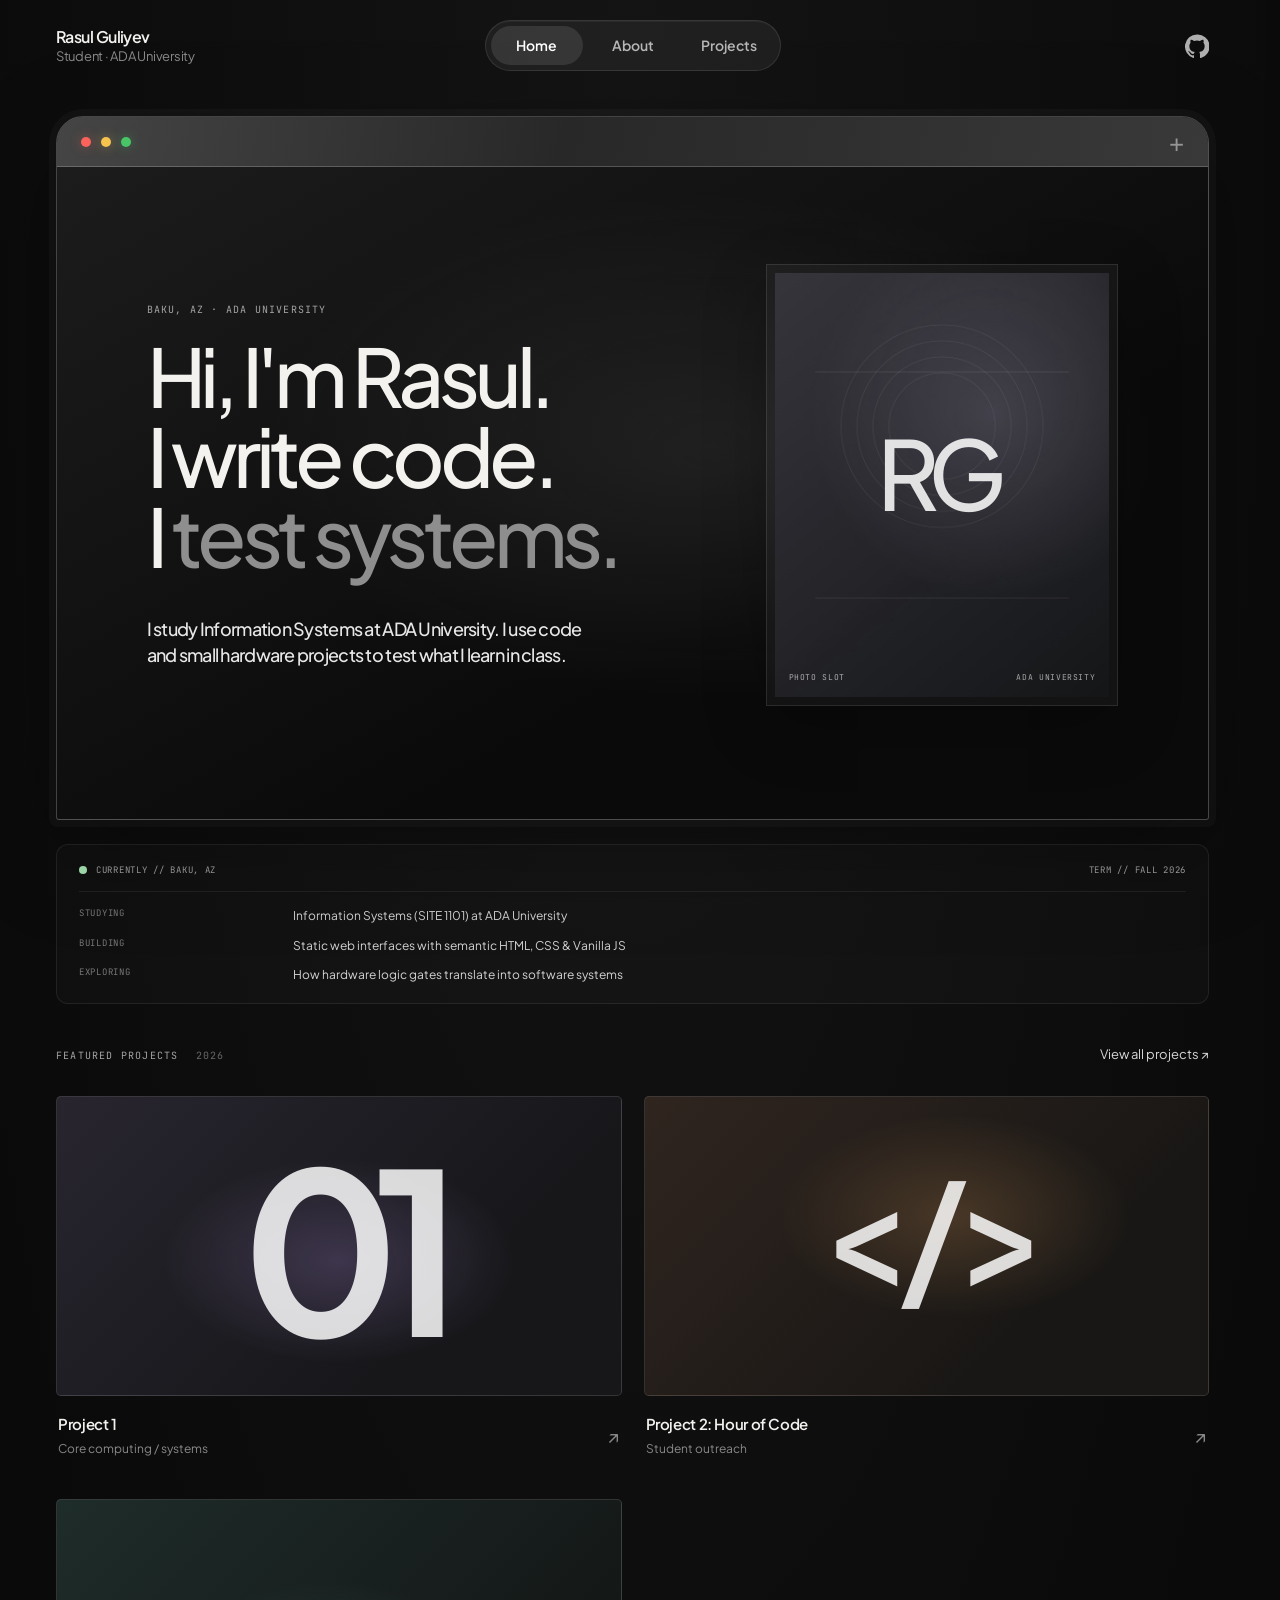
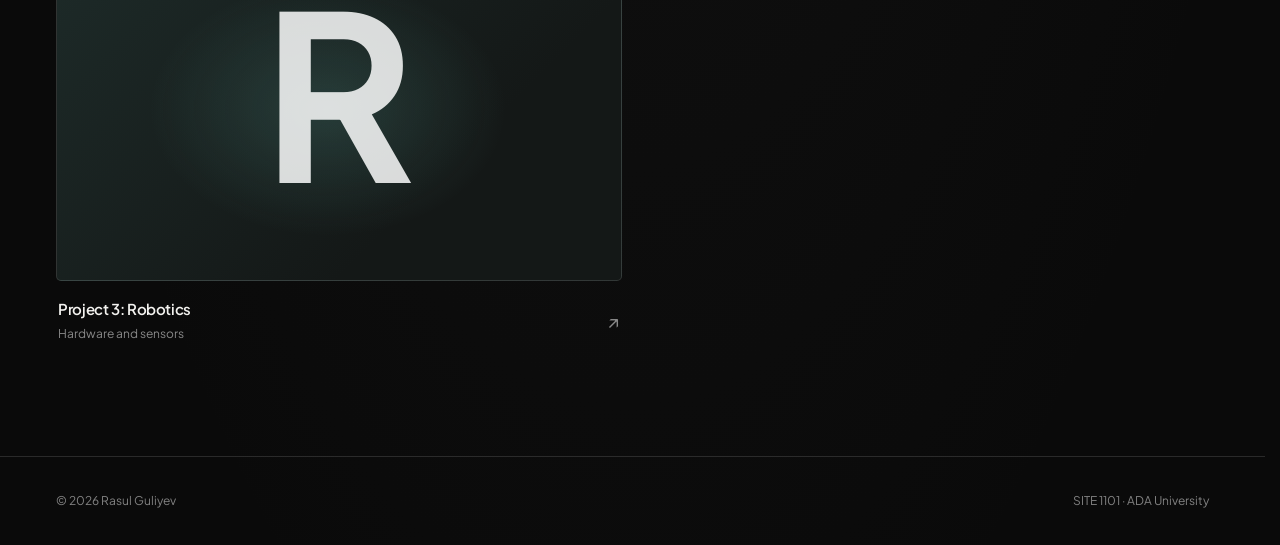
<file: index.html>
<!DOCTYPE html>
<html lang="en">
<head>
  <meta charset="UTF-8">
  <meta name="viewport" content="width=device-width, initial-scale=1.0">
  <title>Rasul Guliyev | Home</title>
  <link rel="preconnect" href="https://fonts.googleapis.com">
  <link rel="preconnect" href="https://fonts.gstatic.com" crossorigin>
  <link href="https://fonts.googleapis.com/css2?family=JetBrains+Mono:wght@400;500&family=Plus+Jakarta+Sans:wght@400;500;600;700&display=swap" rel="stylesheet">
  <link rel="stylesheet" href="css/style.css?v=20261121">
  <script src="js/script.js?v=20261121" defer></script>
</head>
<body class="home-page">

  <header class="site-header">
    <a class="brand" href="index.html">
      <span class="brand-name">Rasul Guliyev</span>
      <span class="brand-role">Student · ADA University</span>
    </a>
    <nav class="site-nav" aria-label="Main navigation">
      <span class="nav-pill" aria-hidden="true"></span>
      <a class="nav-link active" href="index.html#intro" aria-current="page">Home</a>
      <a class="nav-link" href="about.html#about-intro">About</a>
      <a class="nav-link" href="projects.html#projects-intro">Projects</a>
    </nav>
    <div class="header-links">
      <a class="github-link" href="https://github.com/Raasull/Personal-Website" aria-label="GitHub repository" target="_blank" rel="noopener noreferrer">
        <svg class="github-icon" viewBox="0 0 24 24" aria-hidden="true" focusable="false">
          <path d="M12 .5a12 12 0 0 0-3.79 23.39c.6.11.82-.26.82-.58v-2.03c-3.34.73-4.04-1.42-4.04-1.42-.55-1.39-1.33-1.76-1.33-1.76-1.09-.75.08-.73.08-.73 1.2.08 1.84 1.23 1.84 1.23 1.07 1.84 2.81 1.31 3.49 1 .11-.78.42-1.31.76-1.61-2.67-.3-5.47-1.33-5.47-5.92 0-1.31.47-2.38 1.23-3.22-.12-.3-.54-1.52.12-3.17 0 0 1.01-.32 3.3 1.23a11.5 11.5 0 0 1 6 0c2.29-1.55 3.29-1.23 3.29-1.23.66 1.65.24 2.87.12 3.17.77.84 1.23 1.91 1.23 3.22 0 4.6-2.8 5.62-5.48 5.92.43.37.81 1.1.81 2.21v3.28c0 .32.22.69.83.57A12 12 0 0 0 12 .5Z"/>
        </svg>
      </a>
    </div>
  </header>

  <main class="page-shell home-shell">
    <section id="intro" class="hero-window" data-reveal>
      <div class="window-bar" aria-hidden="true">
        <span class="window-dot dot-red"></span>
        <span class="window-dot dot-yellow"></span>
        <span class="window-dot dot-green"></span>
        <span class="window-mark">+</span>
      </div>
      <div class="hero-content">
        <div class="hero-copy">
          <div class="hero-title-wrap">
            <p class="eyebrow">Baku, AZ · ADA University</p>
            <h1>Hi, I'm Rasul.<br>I write code.<br>I <span>test systems.</span></h1>
          </div>
          <p class="hero-summary">I study Information Systems at ADA University. I use code and small hardware projects to test what I learn in class.</p>
        </div>
        <figure class="profile-frame" data-reveal>
          <img class="profile-photo" src="assets/images/profile.jpg" alt="Abstract placeholder portrait for Rasul Guliyev" width="720" height="900">
          <span class="profile-monogram" aria-hidden="true">RG</span>
          <figcaption><span>PHOTO SLOT</span><span>ADA UNIVERSITY</span></figcaption>
        </figure>
      </div>
    </section>

    <section class="status-card" aria-label="Current status">
      <div class="status-card-header">
        <p><span class="status-dot" aria-hidden="true"></span>CURRENTLY // BAKU, AZ</p>
        <p>TERM // FALL 2026</p>
      </div>
      <dl class="status-rows">
        <div class="status-row">
          <dt>STUDYING</dt>
          <dd>Information Systems (SITE 1101) at ADA University</dd>
        </div>
        <div class="status-row">
          <dt>BUILDING</dt>
          <dd>Static web interfaces with semantic HTML, CSS &amp; Vanilla JS</dd>
        </div>
        <div class="status-row">
          <dt>EXPLORING</dt>
          <dd>How hardware logic gates translate into software systems</dd>
        </div>
      </dl>
    </section>

    <section id="featured-projects" class="work-section" data-reveal>
      <div class="section-heading">
        <p class="eyebrow">Featured projects <span>2026</span></p>
        <a class="text-link" href="projects.html">View all projects <span aria-hidden="true">↗</span></a>
      </div>
      <div class="work-list">
        <a class="work-card work-one" href="project-1.html" data-reveal>
          <span class="work-image" aria-hidden="true"><span class="work-art art-one">01</span></span>
          <span class="work-caption"><span><strong>Project 1</strong><small>Core computing / systems</small></span><span class="work-arrow" aria-hidden="true">↗</span></span>
        </a>
        <a class="work-card work-two" href="project-2.html" data-reveal>
          <span class="work-image" aria-hidden="true"><span class="work-art art-two">&lt;/&gt;</span></span>
          <span class="work-caption"><span><strong>Project 2: Hour of Code</strong><small>Student outreach</small></span><span class="work-arrow" aria-hidden="true">↗</span></span>
        </a>
        <a class="work-card work-three" href="project-3.html" data-reveal>
          <span class="work-image" aria-hidden="true"><span class="work-art art-three">R</span></span>
          <span class="work-caption"><span><strong>Project 3: Robotics</strong><small>Hardware and sensors</small></span><span class="work-arrow" aria-hidden="true">↗</span></span>
        </a>
      </div>
    </section>
  </main>

  <footer class="site-footer">
    <div class="footer-inner">
      <span>&copy; 2026 Rasul Guliyev</span>
      <span>SITE 1101 · ADA University</span>
    </div>
  </footer>

</body>
</html>
</file>
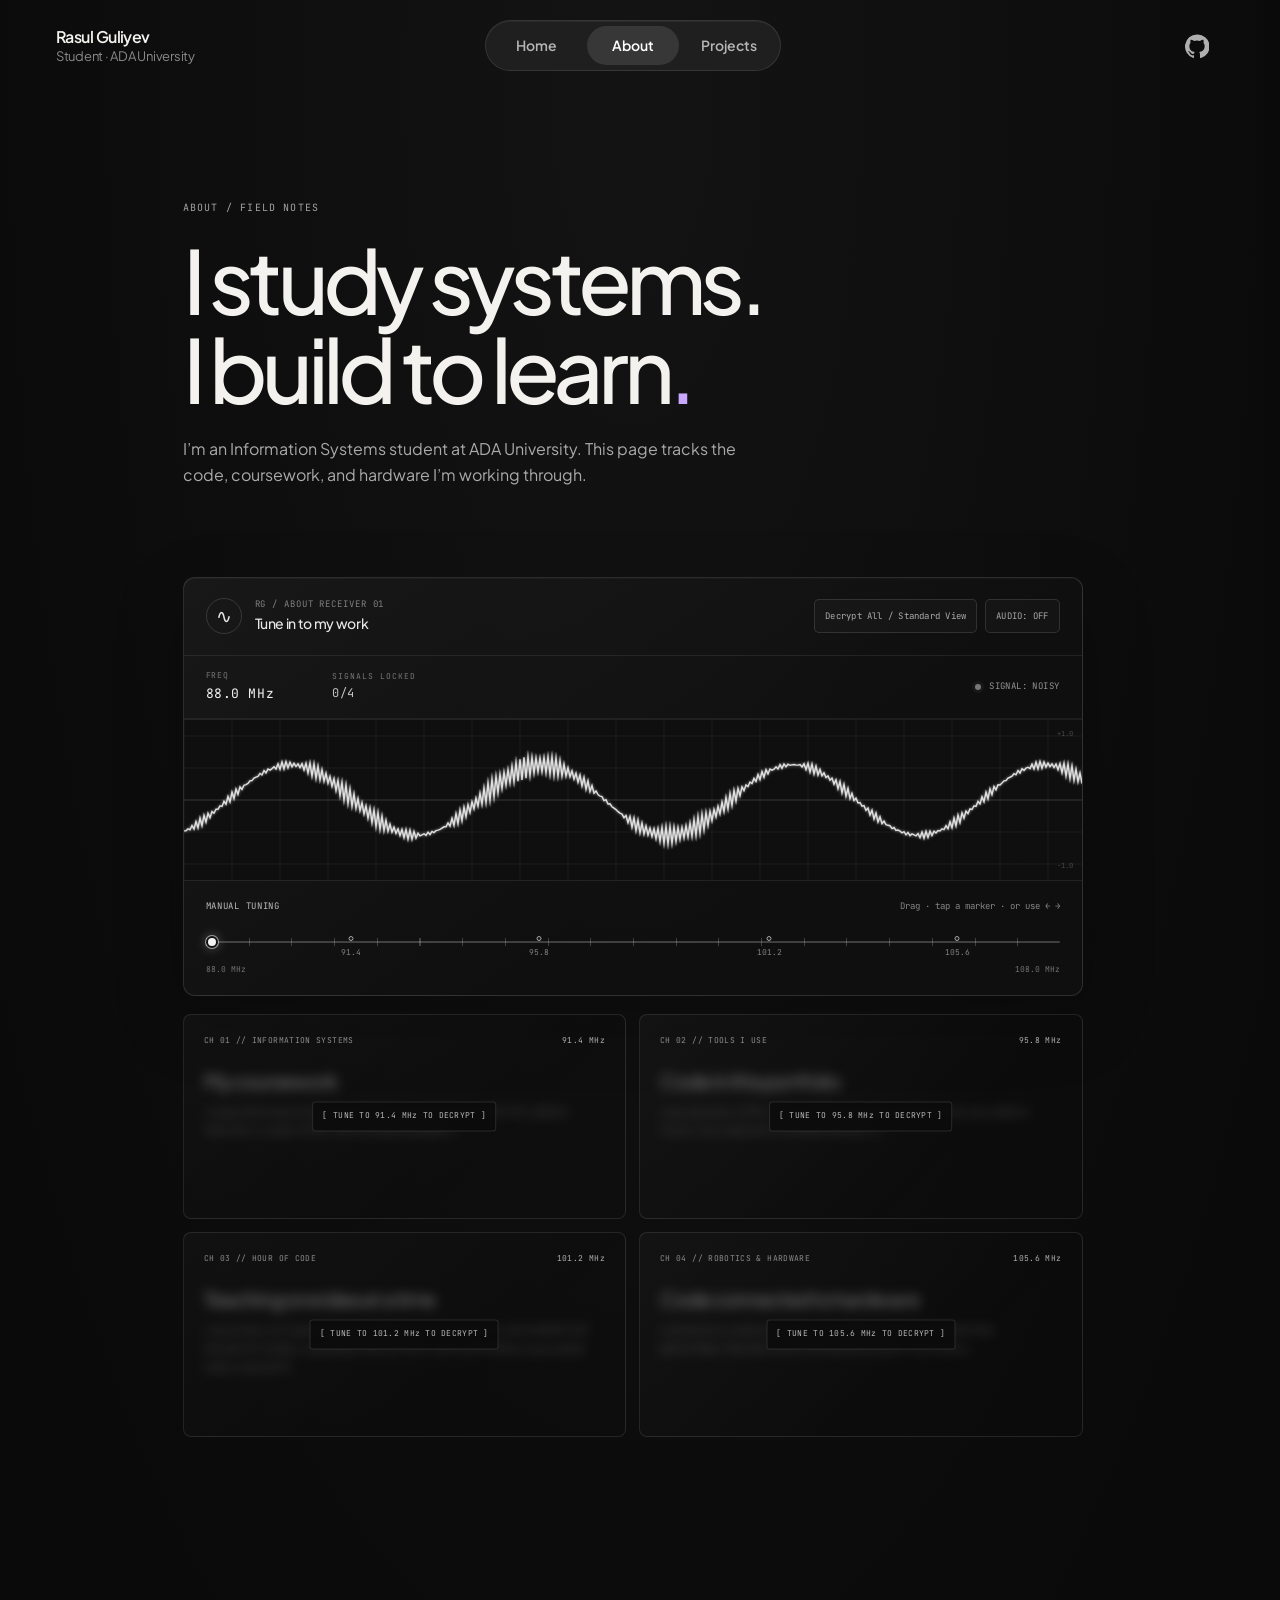
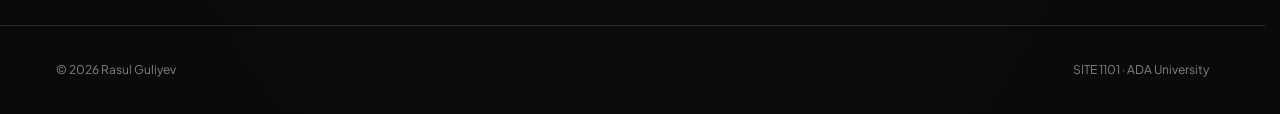
<file: about.html>
<!DOCTYPE html>
<html lang="en">
<head>
  <meta charset="UTF-8">
  <meta name="viewport" content="width=device-width, initial-scale=1.0">
  <title>About | Rasul Guliyev</title>
  <link rel="preconnect" href="https://fonts.googleapis.com">
  <link rel="preconnect" href="https://fonts.gstatic.com" crossorigin>
  <link href="https://fonts.googleapis.com/css2?family=JetBrains+Mono:wght@400;500&family=Plus+Jakarta+Sans:wght@400;500;600;700&display=swap" rel="stylesheet">
  <link rel="stylesheet" href="css/style.css?v=20261121">
  <script src="js/script.js?v=20261121" defer></script>
</head>
<body class="info-page">

  <header class="site-header">
    <a class="brand" href="index.html">
      <span class="brand-name">Rasul Guliyev</span>
      <span class="brand-role">Student · ADA University</span>
    </a>
    <nav class="site-nav" aria-label="Main navigation">
      <span class="nav-pill" aria-hidden="true"></span>
      <a class="nav-link" href="index.html#intro">Home</a>
      <a class="nav-link active" href="about.html#about-intro" aria-current="page">About</a>
      <a class="nav-link" href="projects.html#projects-intro">Projects</a>
    </nav>
    <div class="header-links">
      <a class="github-link" href="https://github.com/Raasull/Personal-Website" aria-label="GitHub repository" target="_blank" rel="noopener noreferrer">
        <svg class="github-icon" viewBox="0 0 24 24" aria-hidden="true" focusable="false">
          <path d="M12 .5a12 12 0 0 0-3.79 23.39c.6.11.82-.26.82-.58v-2.03c-3.34.73-4.04-1.42-4.04-1.42-.55-1.39-1.33-1.76-1.33-1.76-1.09-.75.08-.73.08-.73 1.2.08 1.84 1.23 1.84 1.23 1.07 1.84 2.81 1.31 3.49 1 .11-.78.42-1.31.76-1.61-2.67-.3-5.47-1.33-5.47-5.92 0-1.31.47-2.38 1.23-3.22-.12-.3-.54-1.52.12-3.17 0 0 1.01-.32 3.3 1.23a11.5 11.5 0 0 1 6 0c2.29-1.55 3.29-1.23 3.29-1.23.66 1.65.24 2.87.12 3.17.77.84 1.23 1.91 1.23 3.22 0 4.6-2.8 5.62-5.48 5.92.43.37.81 1.1.81 2.21v3.28c0 .32.22.69.83.57A12 12 0 0 0 12 .5Z"/>
        </svg>
      </a>
    </div>
  </header>

  <main class="page-shell info-shell">
    <section id="about-intro" class="page-heading signal-intro" data-reveal>
      <p class="eyebrow">About / Field notes</p>
      <h1>I study systems.<br>I build to learn<span class="heading-period">.</span></h1>
      <p class="info-intro">I’m an Information Systems student at ADA University. This page tracks the code, coursework, and hardware I’m working through.</p>
    </section>

    <section class="frequency-experience" data-frequency-tuner aria-labelledby="receiver-title">
      <div class="receiver-console" data-reveal>
        <header class="receiver-header">
          <div class="receiver-identity">
            <span class="receiver-mark" aria-hidden="true">∿</span>
            <div>
              <p class="receiver-kicker">RG / ABOUT RECEIVER 01</p>
              <h2 id="receiver-title">Tune in to my work</h2>
            </div>
          </div>
          <div class="receiver-actions">
            <button class="receiver-button decrypt-all-button" type="button" data-decrypt-all aria-pressed="false">
              Decrypt All / Standard View
            </button>
            <button class="receiver-button audio-toggle" type="button" data-audio-toggle aria-pressed="false">
              AUDIO: OFF
            </button>
          </div>
        </header>

        <div class="receiver-readouts">
          <div class="receiver-readout">
            <span class="readout-label">FREQ</span>
            <output class="frequency-value" data-frequency-readout for="frequency-slider">88.0 MHz</output>
          </div>
          <div class="receiver-readout">
            <span class="readout-label">SIGNALS LOCKED</span>
            <output class="lock-count" data-lock-count aria-live="polite">0/4</output>
          </div>
          <div class="receiver-state" data-signal-state aria-live="polite">
            <span class="state-light" aria-hidden="true"></span>
            <span data-signal-label>SIGNAL: NOISY</span>
          </div>
        </div>

        <div class="receiver-progress" role="progressbar" aria-label="Frequencies synchronized" aria-valuemin="0" aria-valuemax="4" aria-valuenow="0" data-frequency-progress>
          <span data-frequency-progress-fill></span>
        </div>

        <div class="scope-frame">
          <canvas class="signal-scope" data-signal-scope width="900" height="160" role="img" aria-label="Live oscilloscope waveform showing the current signal quality">
            A live waveform visualizes signal clarity as you tune the frequency.
          </canvas>
          <span class="scope-scale scope-scale-top" aria-hidden="true">+1.0</span>
          <span class="scope-scale scope-scale-bottom" aria-hidden="true">−1.0</span>
        </div>

        <div class="tuner-controls">
          <div class="tuner-caption">
            <label for="frequency-slider">MANUAL TUNING</label>
            <span>Drag · tap a marker · or use ← →</span>
          </div>
          <div class="frequency-track">
            <div class="frequency-ticks" aria-hidden="true"></div>
            <input id="frequency-slider" class="frequency-slider" type="range" min="88" max="108" step="0.1" value="88" aria-label="Tune frequency from 88.0 to 108.0 megahertz" aria-valuetext="88.0 megahertz">
            <div class="frequency-notches" aria-label="Profile frequencies">
              <button class="frequency-notch" type="button" style="--notch-position: 17%" data-target-frequency="91.4" aria-label="Tune to 91.4 megahertz, background and education">
                <span class="notch-pin" aria-hidden="true"></span><span class="notch-label">91.4</span>
              </button>
              <button class="frequency-notch" type="button" style="--notch-position: 39%" data-target-frequency="95.8" aria-label="Tune to 95.8 megahertz, technical toolkit">
                <span class="notch-pin" aria-hidden="true"></span><span class="notch-label">95.8</span>
              </button>
              <button class="frequency-notch" type="button" style="--notch-position: 66%" data-target-frequency="101.2" aria-label="Tune to 101.2 megahertz, Hour of Code">
                <span class="notch-pin" aria-hidden="true"></span><span class="notch-label">101.2</span>
              </button>
              <button class="frequency-notch" type="button" style="--notch-position: 88%" data-target-frequency="105.6" aria-label="Tune to 105.6 megahertz, robotics and hardware">
                <span class="notch-pin" aria-hidden="true"></span><span class="notch-label">105.6</span>
              </button>
            </div>
          </div>
          <div class="frequency-range" aria-hidden="true"><span>88.0 MHz</span><span>108.0 MHz</span></div>
        </div>
      </div>

      <div class="profile-grid" aria-label="Profile signal channels">
        <article class="profile-card" data-profile-card data-profile-frequency="91.4">
          <header class="profile-card-header">
            <span>CH 01 // INFORMATION SYSTEMS</span>
            <span>91.4 MHz</span>
          </header>
          <div class="profile-card-content" aria-hidden="true">
            <h2>My coursework</h2>
            <p>I study Information Systems at ADA University through SITE 1101. [ADD A SPECIFIC CLASS TOPIC OR COURSE MOMENT.]</p>
          </div>
          <p class="decrypt-badge" data-decrypt-badge>[ TUNE TO 91.4 MHz TO DECRYPT ]</p>
        </article>

        <article class="profile-card" data-profile-card data-profile-frequency="95.8">
          <header class="profile-card-header">
            <span>CH 02 // TOOLS I USE</span>
            <span>95.8 MHz</span>
          </header>
          <div class="profile-card-content" aria-hidden="true">
            <h2>Code in this portfolio</h2>
            <p>I use semantic HTML, CSS, vanilla JavaScript, and Git on this site. [ADD A TOOL YOU USED IN A COURSE PROJECT.]</p>
          </div>
          <p class="decrypt-badge" data-decrypt-badge>[ TUNE TO 95.8 MHz TO DECRYPT ]</p>
        </article>

        <article class="profile-card" data-profile-card data-profile-frequency="101.2">
          <header class="profile-card-header">
            <span>CH 03 // HOUR OF CODE</span>
            <span>101.2 MHz</span>
          </header>
          <div class="profile-card-content" aria-hidden="true">
            <h2>Teaching one idea at a time</h2>
            <p>I ran an Hour of Code session for [ADD EXACT SCHOOL/CLASS NAME FOR HOUR OF CODE]. I used [ADD THE ACTIVITY OR PLATFORM] to teach [ADD ONE CONCEPT].</p>
          </div>
          <p class="decrypt-badge" data-decrypt-badge>[ TUNE TO 101.2 MHz TO DECRYPT ]</p>
        </article>

        <article class="profile-card" data-profile-card data-profile-frequency="105.6">
          <header class="profile-card-header">
            <span>CH 04 // ROBOTICS &amp; HARDWARE</span>
            <span>105.6 MHz</span>
          </header>
          <div class="profile-card-content" aria-hidden="true">
            <h2>Code connected to hardware</h2>
            <p>I worked on a robotics project with [ADD BOARD AND SENSORS]. [DESCRIBE ONE REAL BUG OR SENSOR ISSUE YOU FIXED.]</p>
          </div>
          <p class="decrypt-badge" data-decrypt-badge>[ TUNE TO 105.6 MHz TO DECRYPT ]</p>
        </article>
      </div>

      <div class="frequency-complete" data-frequency-complete aria-hidden="true">
        <span>ALL FOUR SIGNALS LOCKED</span>
        <a href="projects.html">Explore My Projects <span aria-hidden="true">→</span></a>
      </div>
    </section>
  </main>

  <footer class="site-footer">
    <div class="footer-inner">
      <span>&copy; 2026 Rasul Guliyev</span>
      <span>SITE 1101 · ADA University</span>
    </div>
  </footer>

</body>
</html>
</file>
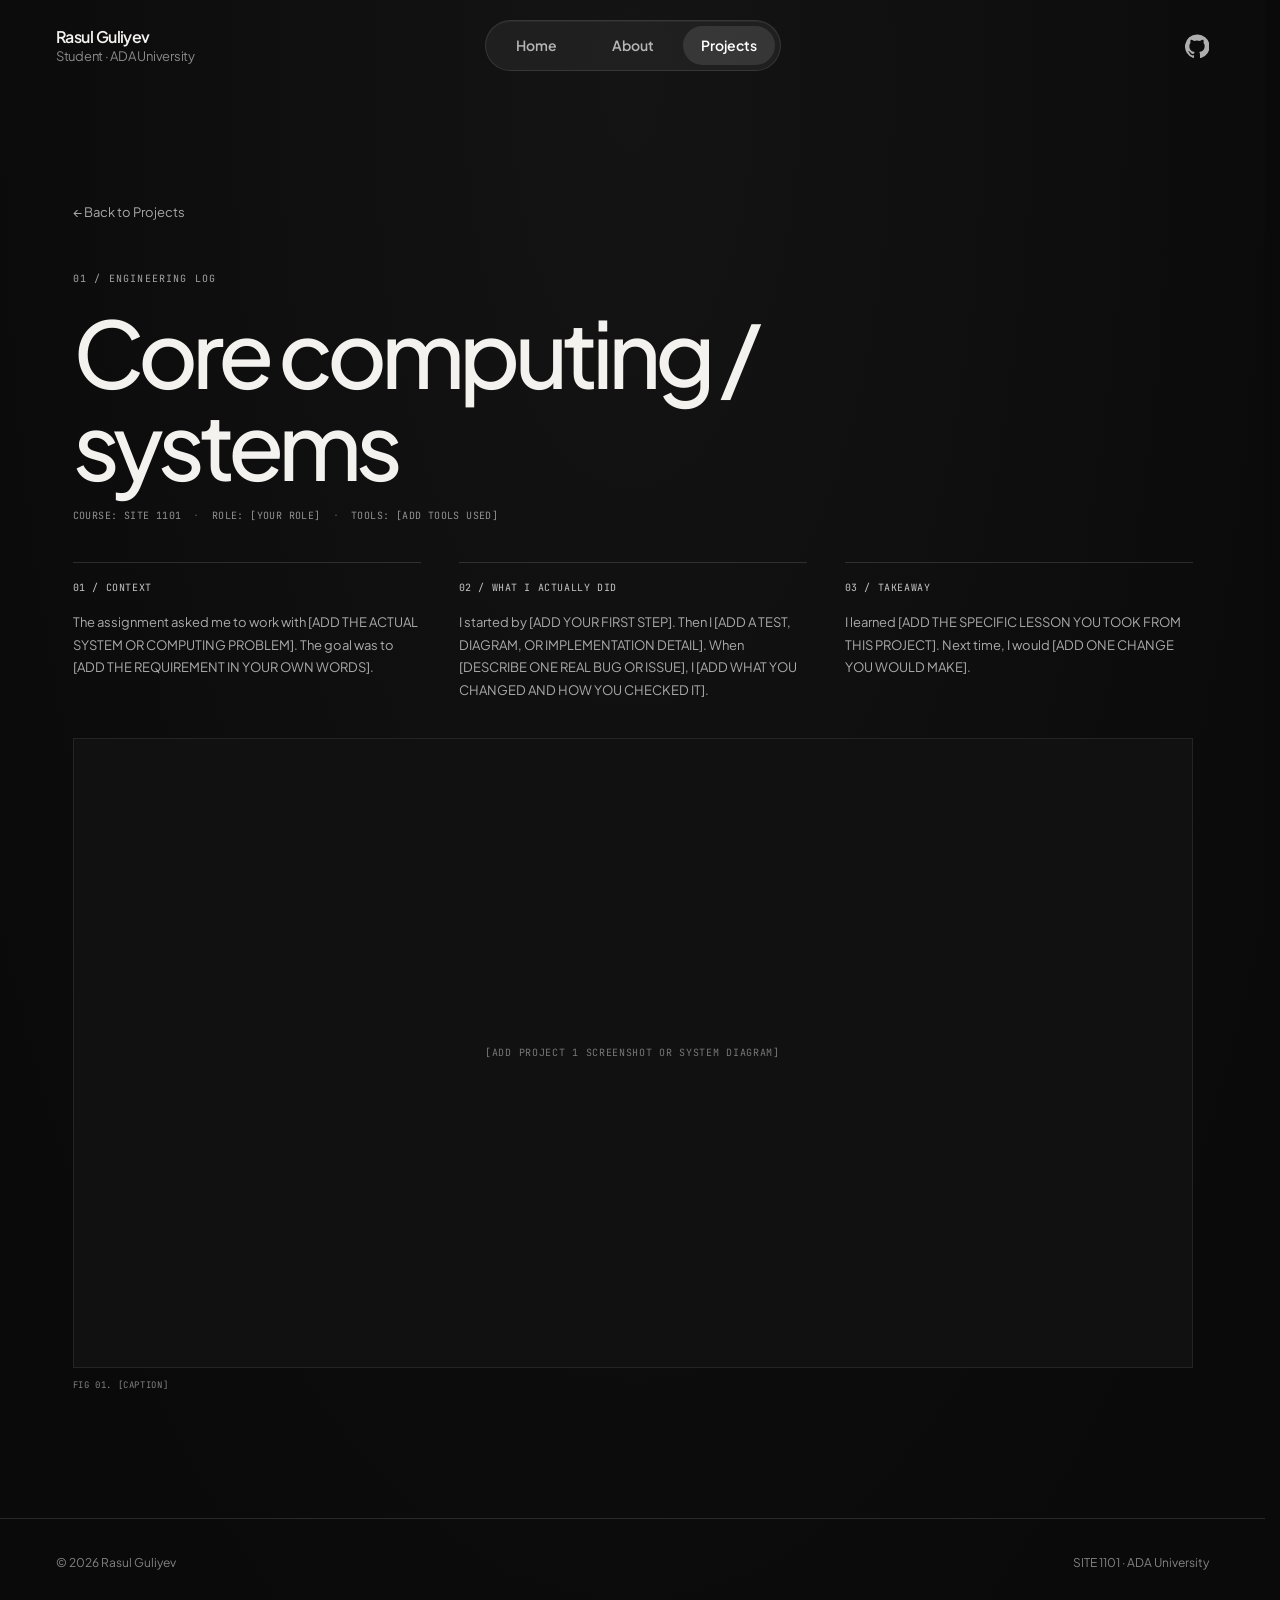
<file: project-1.html>
<!DOCTYPE html>
<html lang="en">
<head>
  <meta charset="UTF-8">
  <meta name="viewport" content="width=device-width, initial-scale=1.0">
  <title>Project 1 | Rasul Guliyev</title>
  <link rel="preconnect" href="https://fonts.googleapis.com">
  <link rel="preconnect" href="https://fonts.gstatic.com" crossorigin>
  <link href="https://fonts.googleapis.com/css2?family=JetBrains+Mono:wght@400;500&family=Plus+Jakarta+Sans:wght@400;500;600;700&display=swap" rel="stylesheet">
  <link rel="stylesheet" href="css/style.css?v=20261121">
  <script src="js/script.js?v=20261121" defer></script>
</head>
<body class="projects-page">

  <header class="site-header">
    <a class="brand" href="index.html">
      <span class="brand-name">Rasul Guliyev</span>
      <span class="brand-role">Student · ADA University</span>
    </a>
    <nav class="site-nav" aria-label="Main navigation">
      <span class="nav-pill" aria-hidden="true"></span>
      <a class="nav-link" href="index.html#intro">Home</a>
      <a class="nav-link" href="about.html#about-intro">About</a>
      <a class="nav-link active" href="projects.html#projects-intro" aria-current="page">Projects</a>
    </nav>
    <div class="header-links">
      <a class="github-link" href="https://github.com/Raasull/Personal-Website" aria-label="GitHub repository" target="_blank" rel="noopener noreferrer">
        <svg class="github-icon" viewBox="0 0 24 24" aria-hidden="true" focusable="false">
          <path d="M12 .5a12 12 0 0 0-3.79 23.39c.6.11.82-.26.82-.58v-2.03c-3.34.73-4.04-1.42-4.04-1.42-.55-1.39-1.33-1.76-1.33-1.76-1.09-.75.08-.73.08-.73 1.2.08 1.84 1.23 1.84 1.23 1.07 1.84 2.81 1.31 3.49 1 .11-.78.42-1.31.76-1.61-2.67-.3-5.47-1.33-5.47-5.92 0-1.31.47-2.38 1.23-3.22-.12-.3-.54-1.52.12-3.17 0 0 1.01-.32 3.3 1.23a11.5 11.5 0 0 1 6 0c2.29-1.55 3.29-1.23 3.29-1.23.66 1.65.24 2.87.12 3.17.77.84 1.23 1.91 1.23 3.22 0 4.6-2.8 5.62-5.48 5.92.43.37.81 1.1.81 2.21v3.28c0 .32.22.69.83.57A12 12 0 0 0 12 .5Z"/>
        </svg>
      </a>
    </div>
  </header>

  <main class="page-shell project-detail-shell">
    <a class="project-back-link" href="projects.html">← Back to Projects</a>
    <header class="project-detail-heading" data-reveal>
      <p class="eyebrow">01 / Engineering log</p>
      <h1>Core computing / systems</h1>
      <div class="detail-metadata" aria-label="Project details">
        <span>COURSE: SITE 1101</span>
        <span>ROLE: [YOUR ROLE]</span>
        <span>TOOLS: [ADD TOOLS USED]</span>
      </div>
    </header>

    <div class="engineering-log">
      <div class="log-sections">
        <section class="log-section" data-reveal>
          <h2>01 / CONTEXT</h2>
          <p>The assignment asked me to work with [ADD THE ACTUAL SYSTEM OR COMPUTING PROBLEM]. The goal was to [ADD THE REQUIREMENT IN YOUR OWN WORDS].</p>
        </section>
        <section class="log-section" data-reveal>
          <h2>02 / WHAT I ACTUALLY DID</h2>
          <p>I started by [ADD YOUR FIRST STEP]. Then I [ADD A TEST, DIAGRAM, OR IMPLEMENTATION DETAIL]. When [DESCRIBE ONE REAL BUG OR ISSUE], I [ADD WHAT YOU CHANGED AND HOW YOU CHECKED IT].</p>
        </section>
        <section class="log-section" data-reveal>
          <h2>03 / TAKEAWAY</h2>
          <p>I learned [ADD THE SPECIFIC LESSON YOU TOOK FROM THIS PROJECT]. Next time, I would [ADD ONE CHANGE YOU WOULD MAKE].</p>
        </section>
      </div>
      <figure class="log-figure" data-reveal>
        <div class="log-media" role="img" aria-label="Project 1 image placeholder">[ADD PROJECT 1 SCREENSHOT OR SYSTEM DIAGRAM]</div>
        <figcaption>FIG 01. [CAPTION]</figcaption>
      </figure>
    </div>
  </main>

  <footer class="site-footer">
    <div class="footer-inner">
      <span>&copy; 2026 Rasul Guliyev</span>
      <span>SITE 1101 · ADA University</span>
    </div>
  </footer>

</body>
</html>
</file>
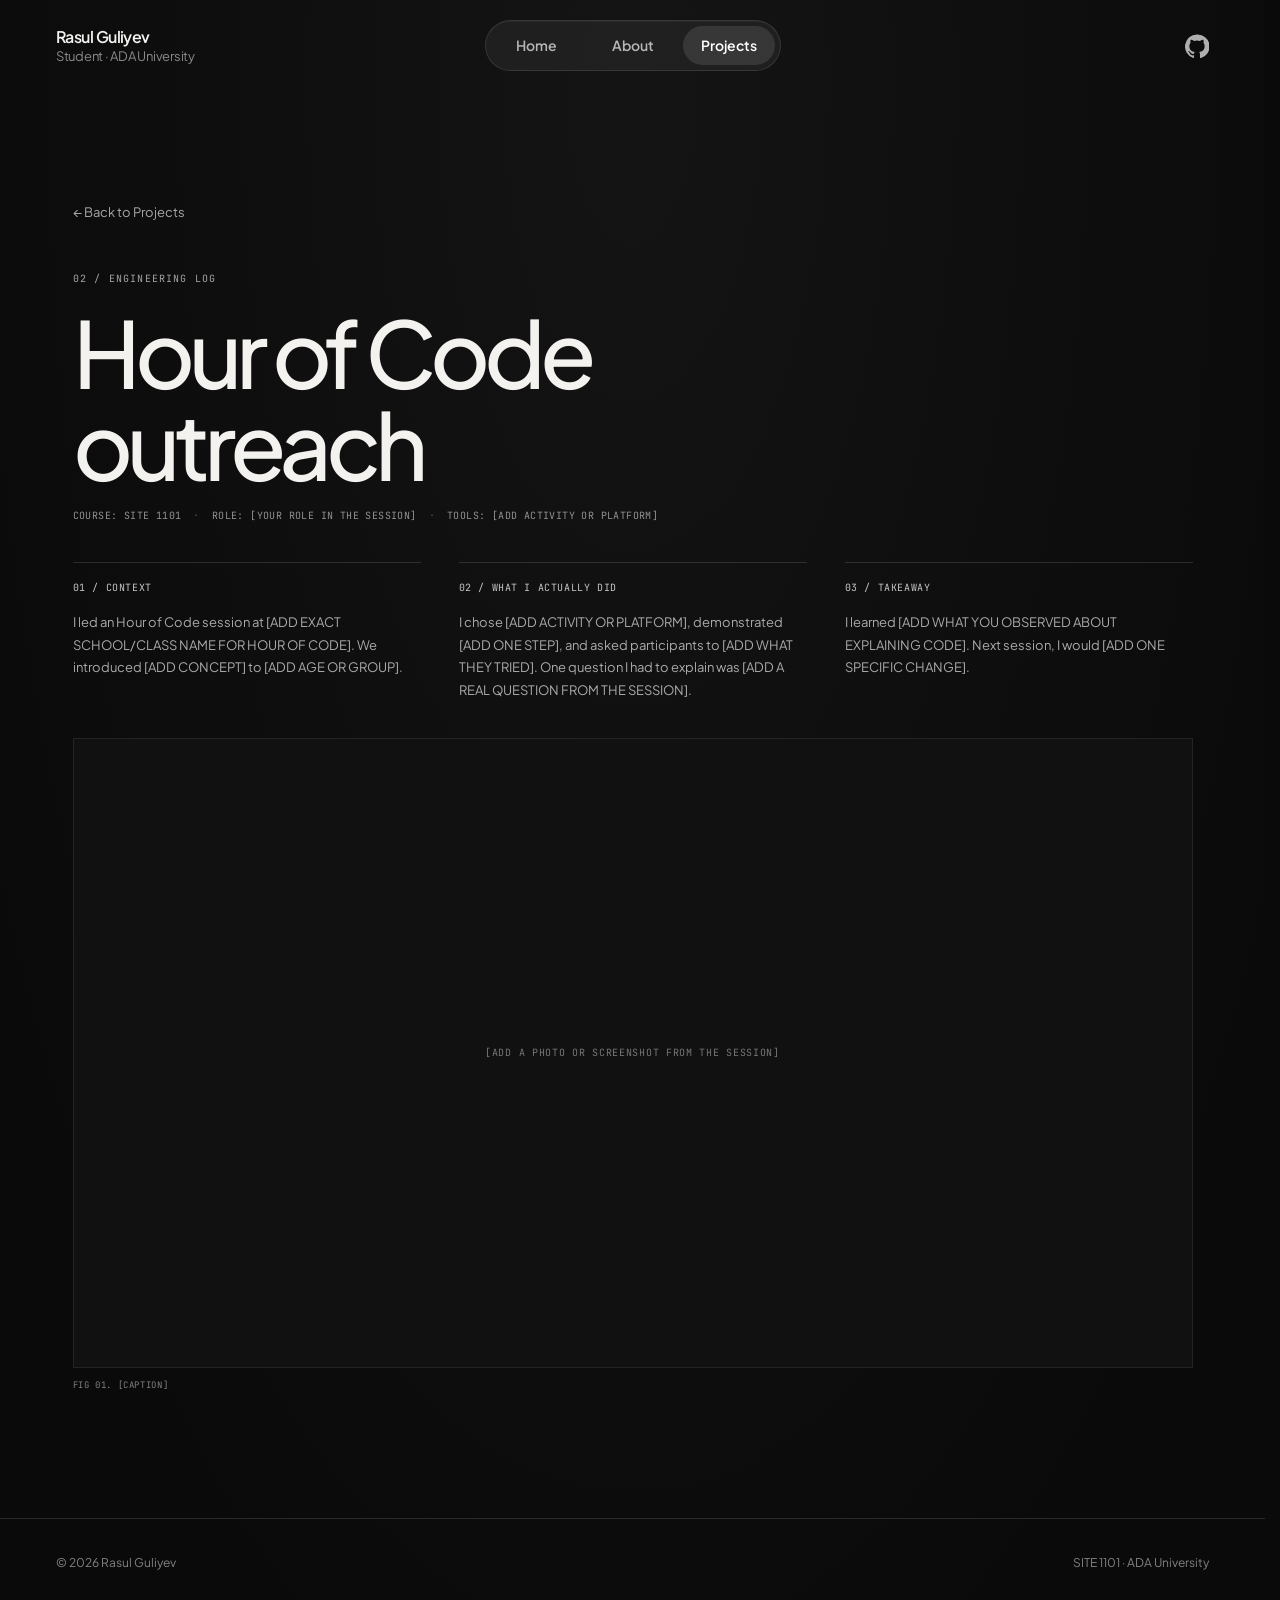
<file: project-2.html>
<!DOCTYPE html>
<html lang="en">
<head>
  <meta charset="UTF-8">
  <meta name="viewport" content="width=device-width, initial-scale=1.0">
  <title>Project 2: Hour of Code | Rasul Guliyev</title>
  <link rel="preconnect" href="https://fonts.googleapis.com">
  <link rel="preconnect" href="https://fonts.gstatic.com" crossorigin>
  <link href="https://fonts.googleapis.com/css2?family=JetBrains+Mono:wght@400;500&family=Plus+Jakarta+Sans:wght@400;500;600;700&display=swap" rel="stylesheet">
  <link rel="stylesheet" href="css/style.css?v=20261121">
  <script src="js/script.js?v=20261121" defer></script>
</head>
<body class="projects-page">

  <header class="site-header">
    <a class="brand" href="index.html">
      <span class="brand-name">Rasul Guliyev</span>
      <span class="brand-role">Student · ADA University</span>
    </a>
    <nav class="site-nav" aria-label="Main navigation">
      <span class="nav-pill" aria-hidden="true"></span>
      <a class="nav-link" href="index.html#intro">Home</a>
      <a class="nav-link" href="about.html#about-intro">About</a>
      <a class="nav-link active" href="projects.html#projects-intro" aria-current="page">Projects</a>
    </nav>
    <div class="header-links">
      <a class="github-link" href="https://github.com/Raasull/Personal-Website" aria-label="GitHub repository" target="_blank" rel="noopener noreferrer">
        <svg class="github-icon" viewBox="0 0 24 24" aria-hidden="true" focusable="false">
          <path d="M12 .5a12 12 0 0 0-3.79 23.39c.6.11.82-.26.82-.58v-2.03c-3.34.73-4.04-1.42-4.04-1.42-.55-1.39-1.33-1.76-1.33-1.76-1.09-.75.08-.73.08-.73 1.2.08 1.84 1.23 1.84 1.23 1.07 1.84 2.81 1.31 3.49 1 .11-.78.42-1.31.76-1.61-2.67-.3-5.47-1.33-5.47-5.92 0-1.31.47-2.38 1.23-3.22-.12-.3-.54-1.52.12-3.17 0 0 1.01-.32 3.3 1.23a11.5 11.5 0 0 1 6 0c2.29-1.55 3.29-1.23 3.29-1.23.66 1.65.24 2.87.12 3.17.77.84 1.23 1.91 1.23 3.22 0 4.6-2.8 5.62-5.48 5.92.43.37.81 1.1.81 2.21v3.28c0 .32.22.69.83.57A12 12 0 0 0 12 .5Z"/>
        </svg>
      </a>
    </div>
  </header>

  <main class="page-shell project-detail-shell">
    <a class="project-back-link" href="projects.html">← Back to Projects</a>
    <header class="project-detail-heading" data-reveal>
      <p class="eyebrow">02 / Engineering log</p>
      <h1>Hour of Code outreach</h1>
      <div class="detail-metadata" aria-label="Project details">
        <span>COURSE: SITE 1101</span>
        <span>ROLE: [YOUR ROLE IN THE SESSION]</span>
        <span>TOOLS: [ADD ACTIVITY OR PLATFORM]</span>
      </div>
    </header>

    <div class="engineering-log">
      <div class="log-sections">
        <section class="log-section" data-reveal>
          <h2>01 / CONTEXT</h2>
          <p>I led an Hour of Code session at [ADD EXACT SCHOOL/CLASS NAME FOR HOUR OF CODE]. We introduced [ADD CONCEPT] to [ADD AGE OR GROUP].</p>
        </section>
        <section class="log-section" data-reveal>
          <h2>02 / WHAT I ACTUALLY DID</h2>
          <p>I chose [ADD ACTIVITY OR PLATFORM], demonstrated [ADD ONE STEP], and asked participants to [ADD WHAT THEY TRIED]. One question I had to explain was [ADD A REAL QUESTION FROM THE SESSION].</p>
        </section>
        <section class="log-section" data-reveal>
          <h2>03 / TAKEAWAY</h2>
          <p>I learned [ADD WHAT YOU OBSERVED ABOUT EXPLAINING CODE]. Next session, I would [ADD ONE SPECIFIC CHANGE].</p>
        </section>
      </div>
      <figure class="log-figure" data-reveal>
        <div class="log-media" role="img" aria-label="Hour of Code session image placeholder">[ADD A PHOTO OR SCREENSHOT FROM THE SESSION]</div>
        <figcaption>FIG 01. [CAPTION]</figcaption>
      </figure>
    </div>
  </main>

  <footer class="site-footer">
    <div class="footer-inner">
      <span>&copy; 2026 Rasul Guliyev</span>
      <span>SITE 1101 · ADA University</span>
    </div>
  </footer>

</body>
</html>
</file>
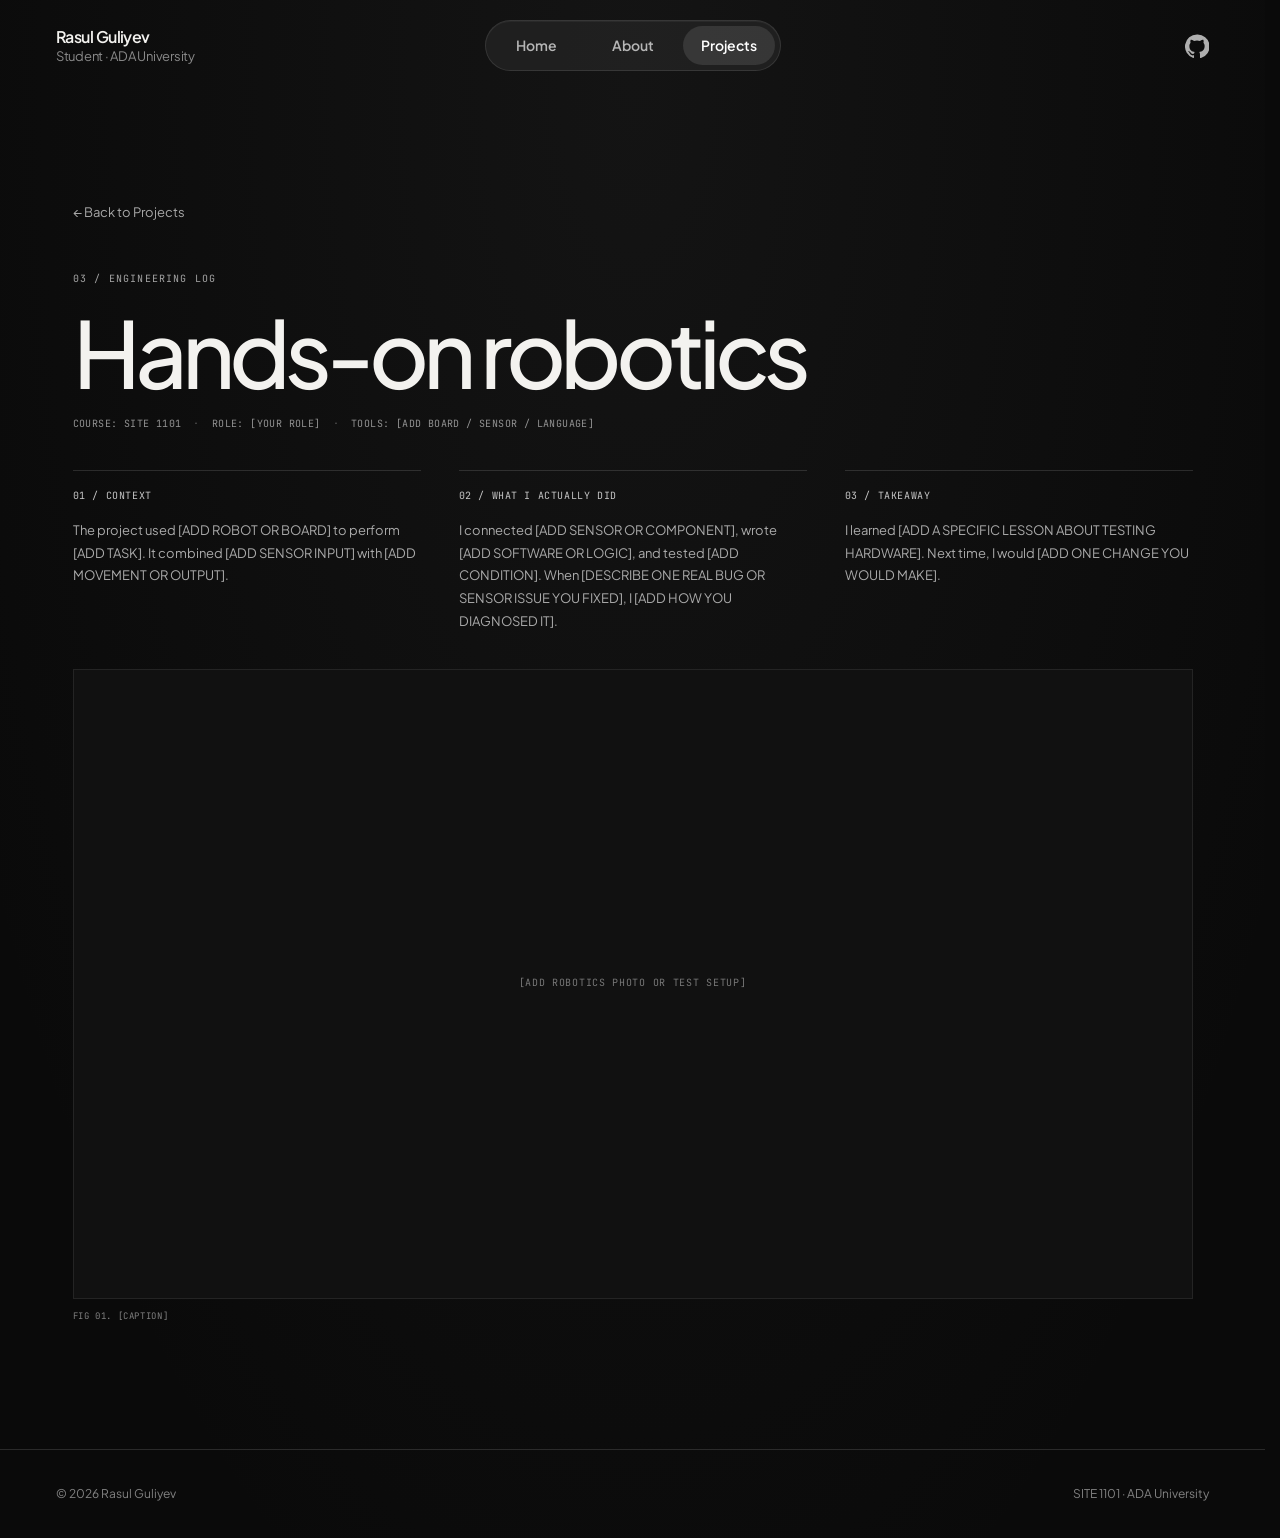
<file: project-3.html>
<!DOCTYPE html>
<html lang="en">
<head>
  <meta charset="UTF-8">
  <meta name="viewport" content="width=device-width, initial-scale=1.0">
  <title>Project 3: Robotics | Rasul Guliyev</title>
  <link rel="preconnect" href="https://fonts.googleapis.com">
  <link rel="preconnect" href="https://fonts.gstatic.com" crossorigin>
  <link href="https://fonts.googleapis.com/css2?family=JetBrains+Mono:wght@400;500&family=Plus+Jakarta+Sans:wght@400;500;600;700&display=swap" rel="stylesheet">
  <link rel="stylesheet" href="css/style.css?v=20261121">
  <script src="js/script.js?v=20261121" defer></script>
</head>
<body class="projects-page">

  <header class="site-header">
    <a class="brand" href="index.html">
      <span class="brand-name">Rasul Guliyev</span>
      <span class="brand-role">Student · ADA University</span>
    </a>
    <nav class="site-nav" aria-label="Main navigation">
      <span class="nav-pill" aria-hidden="true"></span>
      <a class="nav-link" href="index.html#intro">Home</a>
      <a class="nav-link" href="about.html#about-intro">About</a>
      <a class="nav-link active" href="projects.html#projects-intro" aria-current="page">Projects</a>
    </nav>
    <div class="header-links">
      <a class="github-link" href="https://github.com/Raasull/Personal-Website" aria-label="GitHub repository" target="_blank" rel="noopener noreferrer">
        <svg class="github-icon" viewBox="0 0 24 24" aria-hidden="true" focusable="false">
          <path d="M12 .5a12 12 0 0 0-3.79 23.39c.6.11.82-.26.82-.58v-2.03c-3.34.73-4.04-1.42-4.04-1.42-.55-1.39-1.33-1.76-1.33-1.76-1.09-.75.08-.73.08-.73 1.2.08 1.84 1.23 1.84 1.23 1.07 1.84 2.81 1.31 3.49 1 .11-.78.42-1.31.76-1.61-2.67-.3-5.47-1.33-5.47-5.92 0-1.31.47-2.38 1.23-3.22-.12-.3-.54-1.52.12-3.17 0 0 1.01-.32 3.3 1.23a11.5 11.5 0 0 1 6 0c2.29-1.55 3.29-1.23 3.29-1.23.66 1.65.24 2.87.12 3.17.77.84 1.23 1.91 1.23 3.22 0 4.6-2.8 5.62-5.48 5.92.43.37.81 1.1.81 2.21v3.28c0 .32.22.69.83.57A12 12 0 0 0 12 .5Z"/>
        </svg>
      </a>
    </div>
  </header>

  <main class="page-shell project-detail-shell">
    <a class="project-back-link" href="projects.html">← Back to Projects</a>
    <header class="project-detail-heading" data-reveal>
      <p class="eyebrow">03 / Engineering log</p>
      <h1>Hands-on robotics</h1>
      <div class="detail-metadata" aria-label="Project details">
        <span>COURSE: SITE 1101</span>
        <span>ROLE: [YOUR ROLE]</span>
        <span>TOOLS: [ADD BOARD / SENSOR / LANGUAGE]</span>
      </div>
    </header>

    <div class="engineering-log">
      <div class="log-sections">
        <section class="log-section" data-reveal>
          <h2>01 / CONTEXT</h2>
          <p>The project used [ADD ROBOT OR BOARD] to perform [ADD TASK]. It combined [ADD SENSOR INPUT] with [ADD MOVEMENT OR OUTPUT].</p>
        </section>
        <section class="log-section" data-reveal>
          <h2>02 / WHAT I ACTUALLY DID</h2>
          <p>I connected [ADD SENSOR OR COMPONENT], wrote [ADD SOFTWARE OR LOGIC], and tested [ADD CONDITION]. When [DESCRIBE ONE REAL BUG OR SENSOR ISSUE YOU FIXED], I [ADD HOW YOU DIAGNOSED IT].</p>
        </section>
        <section class="log-section" data-reveal>
          <h2>03 / TAKEAWAY</h2>
          <p>I learned [ADD A SPECIFIC LESSON ABOUT TESTING HARDWARE]. Next time, I would [ADD ONE CHANGE YOU WOULD MAKE].</p>
        </section>
      </div>
      <figure class="log-figure" data-reveal>
        <div class="log-media" role="img" aria-label="Robotics project image placeholder">[ADD ROBOTICS PHOTO OR TEST SETUP]</div>
        <figcaption>FIG 01. [CAPTION]</figcaption>
      </figure>
    </div>
  </main>

  <footer class="site-footer">
    <div class="footer-inner">
      <span>&copy; 2026 Rasul Guliyev</span>
      <span>SITE 1101 · ADA University</span>
    </div>
  </footer>

</body>
</html>
</file>
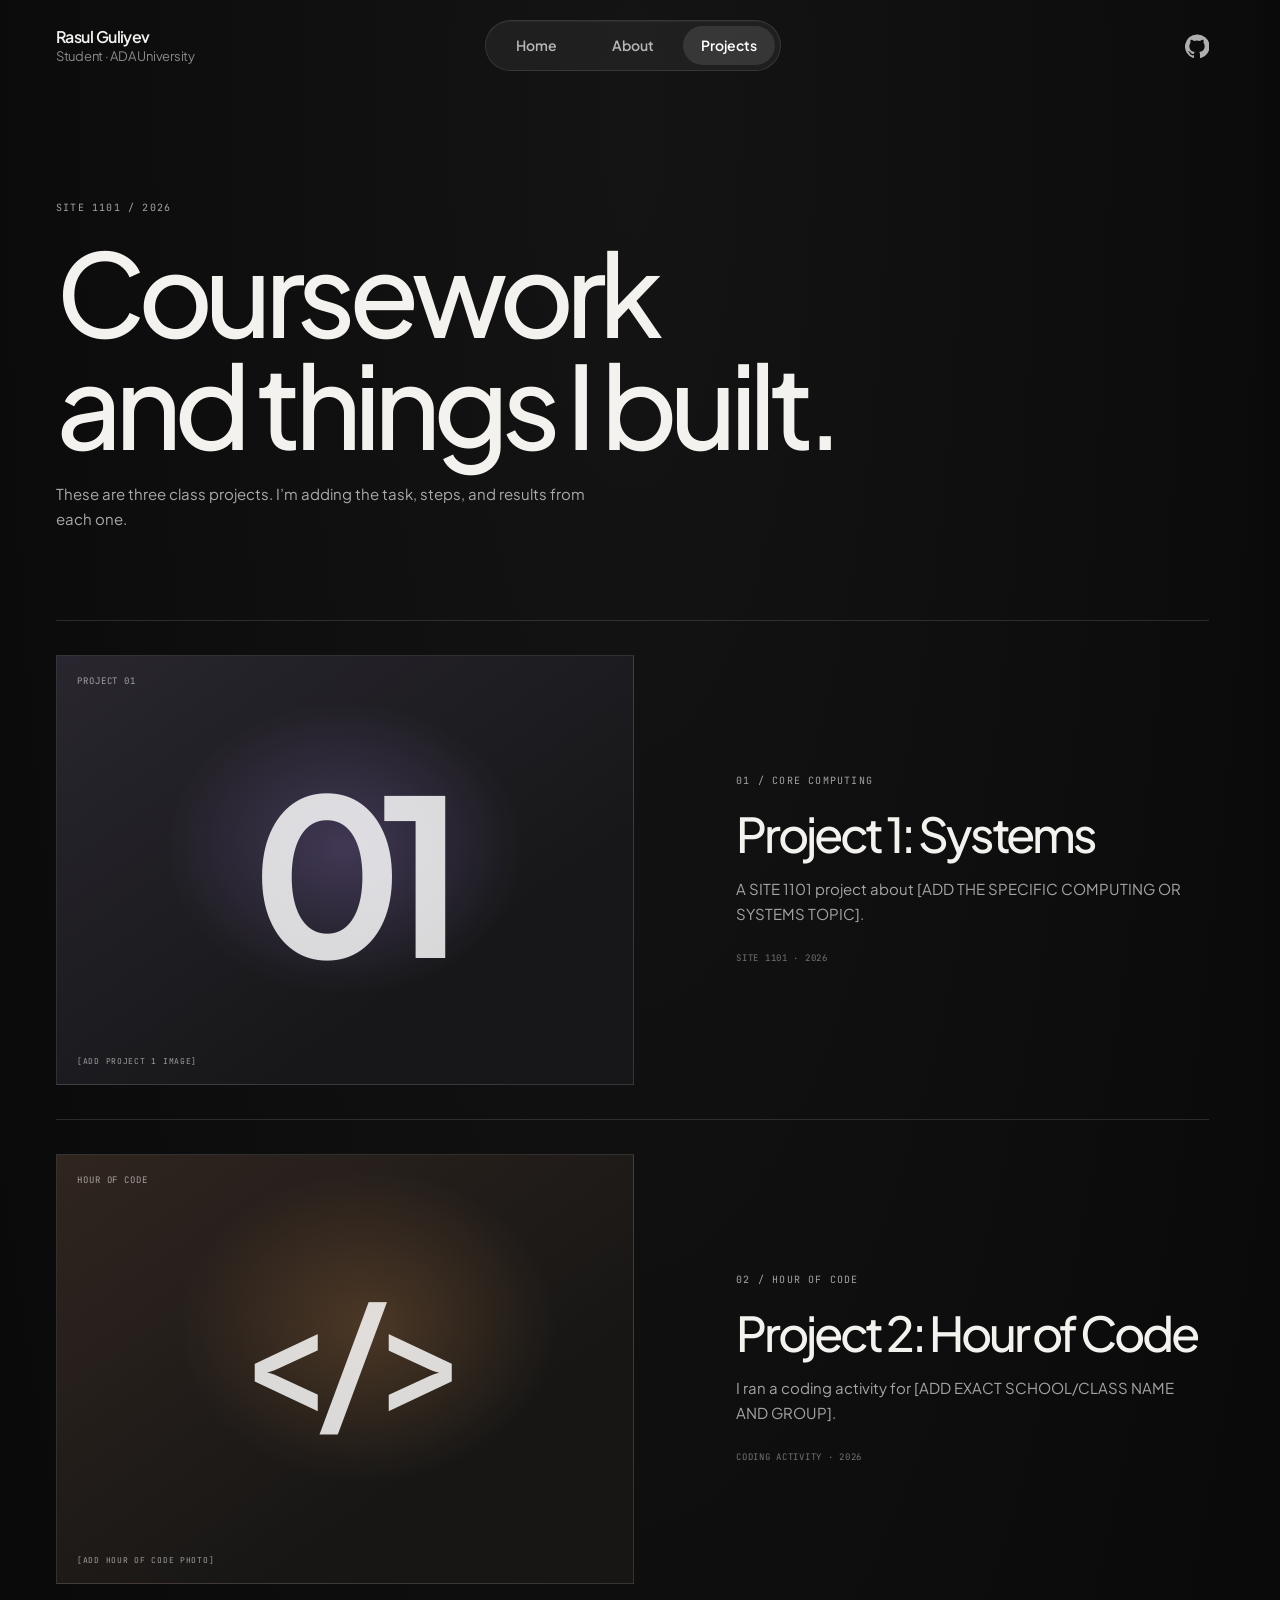
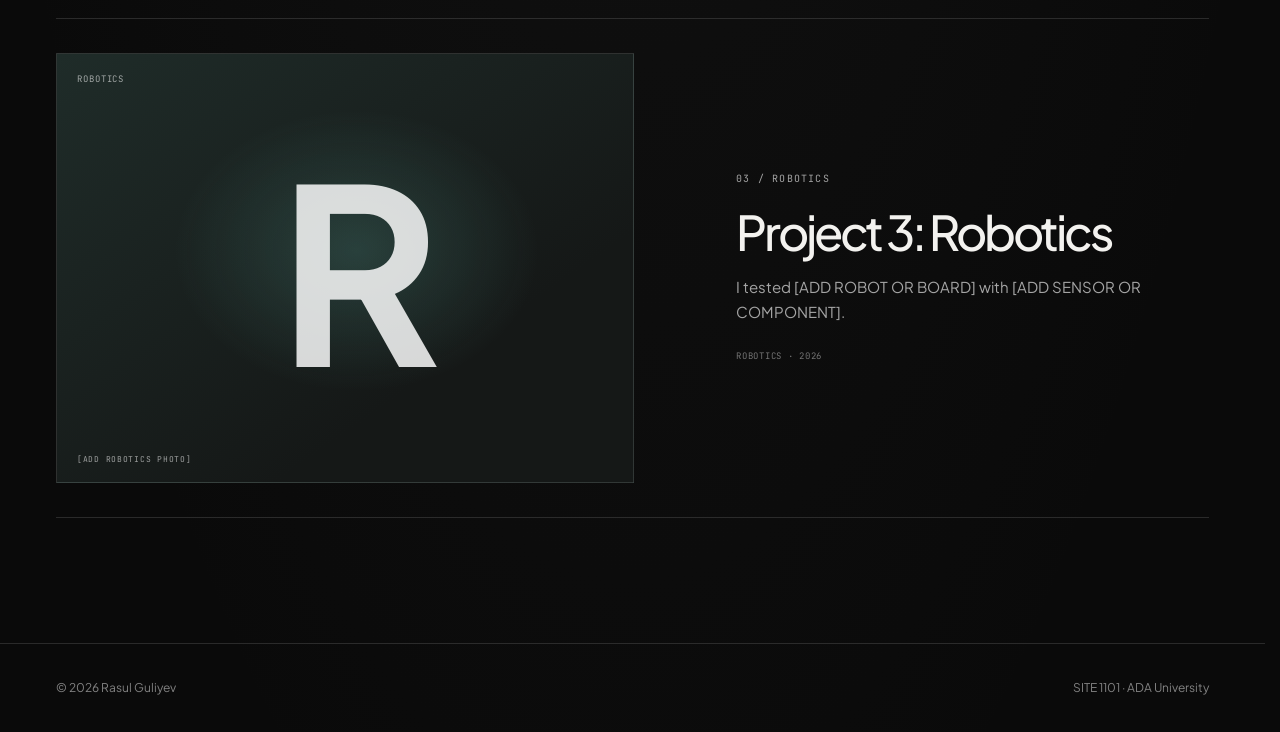
<file: projects.html>
<!DOCTYPE html>
<html lang="en">
<head>
  <meta charset="UTF-8">
  <meta name="viewport" content="width=device-width, initial-scale=1.0">
  <title>Projects | Rasul Guliyev</title>
  <link rel="preconnect" href="https://fonts.googleapis.com">
  <link rel="preconnect" href="https://fonts.gstatic.com" crossorigin>
  <link href="https://fonts.googleapis.com/css2?family=JetBrains+Mono:wght@400;500&family=Plus+Jakarta+Sans:wght@400;500;600;700&display=swap" rel="stylesheet">
  <link rel="stylesheet" href="css/style.css?v=20261121">
  <script src="js/script.js?v=20261121" defer></script>
</head>
<body class="projects-page">

  <header class="site-header">
    <a class="brand" href="index.html">
      <span class="brand-name">Rasul Guliyev</span>
      <span class="brand-role">Student · ADA University</span>
    </a>
    <nav class="site-nav" aria-label="Main navigation">
      <span class="nav-pill" aria-hidden="true"></span>
      <a class="nav-link" href="index.html#intro">Home</a>
      <a class="nav-link" href="about.html#about-intro">About</a>
      <a class="nav-link active" href="projects.html#projects-intro" aria-current="page">Projects</a>
    </nav>
    <div class="header-links">
      <a class="github-link" href="https://github.com/Raasull/Personal-Website" aria-label="GitHub repository" target="_blank" rel="noopener noreferrer">
        <svg class="github-icon" viewBox="0 0 24 24" aria-hidden="true" focusable="false">
          <path d="M12 .5a12 12 0 0 0-3.79 23.39c.6.11.82-.26.82-.58v-2.03c-3.34.73-4.04-1.42-4.04-1.42-.55-1.39-1.33-1.76-1.33-1.76-1.09-.75.08-.73.08-.73 1.2.08 1.84 1.23 1.84 1.23 1.07 1.84 2.81 1.31 3.49 1 .11-.78.42-1.31.76-1.61-2.67-.3-5.47-1.33-5.47-5.92 0-1.31.47-2.38 1.23-3.22-.12-.3-.54-1.52.12-3.17 0 0 1.01-.32 3.3 1.23a11.5 11.5 0 0 1 6 0c2.29-1.55 3.29-1.23 3.29-1.23.66 1.65.24 2.87.12 3.17.77.84 1.23 1.91 1.23 3.22 0 4.6-2.8 5.62-5.48 5.92.43.37.81 1.1.81 2.21v3.28c0 .32.22.69.83.57A12 12 0 0 0 12 .5Z"/>
        </svg>
      </a>
    </div>
  </header>

  <main class="page-shell projects-shell">
    <section id="projects-intro" class="page-heading" data-reveal>
      <p class="eyebrow">SITE 1101 / 2026</p>
      <h1>Coursework<br>and things I built.</h1>
      <p>These are three class projects. I’m adding the task, steps, and results from each one.</p>
    </section>

    <section id="project-list" class="project-list" aria-label="Selected projects">
      <a class="project-row project-card" id="project-one" href="project-1.html" data-reveal>
        <div class="project-visual visual-one" role="img" aria-label="Screenshot placeholder for Project 1">
          <span class="visual-label">PROJECT 01</span>
          <span class="visual-mark">01</span>
          <span class="visual-caption">[ADD PROJECT 1 IMAGE]</span>
        </div>
        <div class="project-copy">
          <p class="eyebrow">01 / CORE COMPUTING</p>
          <h2>Project 1: Systems</h2>
          <p>A SITE 1101 project about [ADD THE SPECIFIC COMPUTING OR SYSTEMS TOPIC].</p>
          <span class="project-meta">SITE 1101 · 2026</span>
        </div>
      </a>

      <a class="project-row project-card" id="hour-of-code" href="project-2.html" data-reveal>
        <div class="project-visual visual-two" role="img" aria-label="Screenshot placeholder for the Hour of Code activity">
          <span class="visual-label">HOUR OF CODE</span>
          <span class="visual-mark code-mark">&lt;/&gt;</span>
          <span class="visual-caption">[ADD HOUR OF CODE PHOTO]</span>
        </div>
        <div class="project-copy">
          <p class="eyebrow">02 / HOUR OF CODE</p>
          <h2>Project 2: Hour of Code</h2>
          <p>I ran a coding activity for [ADD EXACT SCHOOL/CLASS NAME AND GROUP].</p>
          <span class="project-meta">CODING ACTIVITY · 2026</span>
        </div>
      </a>

      <a class="project-row project-card" id="robotics" href="project-3.html" data-reveal>
        <div class="project-visual visual-three" role="img" aria-label="Screenshot placeholder for the robotics project">
          <span class="visual-label">ROBOTICS</span>
          <span class="visual-mark robot-mark">R</span>
          <span class="visual-caption">[ADD ROBOTICS PHOTO]</span>
        </div>
        <div class="project-copy">
          <p class="eyebrow">03 / ROBOTICS</p>
          <h2>Project 3: Robotics</h2>
          <p>I tested [ADD ROBOT OR BOARD] with [ADD SENSOR OR COMPONENT].</p>
          <span class="project-meta">ROBOTICS · 2026</span>
        </div>
      </a>
    </section>
  </main>

  <footer class="site-footer">
    <div class="footer-inner">
      <span>&copy; 2026 Rasul Guliyev</span>
      <span>SITE 1101 · ADA University</span>
    </div>
  </footer>

</body>
</html>
</file>
<file: css/style.css>
:root {
  color-scheme: dark;
  --background: #0a0a0a;
  --surface: #151515;
  --surface-raised: #1b1b1b;
  --text: #f3f2ef;
  --muted: #898989;
  --line: rgba(255, 255, 255, 0.13);
  --accent: #c8a9ff;
  --page-width: 1440px;
}

* {
  box-sizing: border-box;
}

html {
  scroll-behavior: smooth;
  scroll-padding-top: 92px;
}

html,
body {
  scrollbar-gutter: stable;
}

html {
  overflow-x: hidden;
}

body {
  overflow-x: clip;
  min-width: 320px;
  margin: 0;
  background:
    radial-gradient(ellipse at 50% 5%, rgba(87, 87, 87, 0.13), transparent 46rem),
    var(--background);
  color: var(--text);
  font-family: "Plus Jakarta Sans", sans-serif;
  font-size: 14px;
  line-height: 1.65;
  -webkit-font-smoothing: antialiased;
}

a,
button,
.nav-link {
  outline: none;
  -webkit-tap-highlight-color: transparent;
}

a {
  color: inherit;
}

.site-header {
  position: sticky;
  top: 0;
  z-index: 20;
  width: 100%;
  min-height: 92px;
  display: grid;
  grid-template-columns: 1fr auto 1fr;
  align-items: center;
  gap: 32px;
  padding-inline: max(56px, calc((100% - var(--page-width)) / 2));
  border-bottom: 1px solid transparent;
  background: transparent;
  backdrop-filter: blur(0);
  transition: background-color 240ms ease, border-color 240ms ease, box-shadow 240ms ease, backdrop-filter 240ms ease;
}

.site-header.is-scrolled {
  border-bottom-color: var(--line);
  background: rgba(10, 10, 10, 0.82);
  backdrop-filter: blur(16px);
  box-shadow: 0 8px 24px rgba(0, 0, 0, 0.12);
}

.brand {
  width: fit-content;
  display: grid;
  color: var(--text);
  line-height: 1.35;
  text-decoration: none;
}

.brand-name {
  font-size: 16px;
  font-weight: 600;
  letter-spacing: -0.035em;
}

.brand-role {
  color: var(--muted);
  font-size: 13px;
  letter-spacing: -0.02em;
}

.site-nav {
  position: relative;
  display: flex;
  align-items: center;
  gap: 4px;
  padding: 5px;
  border: 1px solid rgba(255, 255, 255, 0.1);
  border-radius: 999px;
  background: rgba(255, 255, 255, 0.055);
  box-shadow: inset 0 1px 0 rgba(255, 255, 255, 0.045);
}

.nav-pill {
  position: absolute;
  z-index: 1;
  top: 5px;
  left: 0;
  bottom: 5px;
  width: 0;
  border-radius: 999px;
  background: rgba(255, 255, 255, 0.1);
  opacity: 0;
  pointer-events: none;
  transform: translateX(0);
  transition: transform 0.3s ease, width 0.3s ease, opacity 0.2s ease;
}

.site-nav.is-ready .nav-pill {
  opacity: 1;
}

.site-nav .nav-link {
  position: relative;
  z-index: 2;
  min-width: 92px;
  padding: 8px 18px;
  border-radius: 999px;
  outline: none;
  background: transparent;
  color: #b6b6b6;
  font-size: 14px;
  font-weight: 600;
  text-align: center;
  text-decoration: none;
  transition: color 0.3s ease;
}

.site-nav .nav-link::after {
  position: absolute;
  right: 50%;
  bottom: 5px;
  left: 50%;
  height: 1px;
  background: var(--accent);
  content: "";
  opacity: 0;
  transform: translateX(-50%) scaleX(0);
  transform-origin: center;
  transition: opacity 180ms ease, transform 180ms ease;
}

.site-nav .nav-link:hover,
.site-nav .nav-link:focus,
.site-nav .nav-link.active,
.site-nav .nav-link[aria-current="page"] {
  color: #fff;
}

.site-nav .nav-link:hover::after,
.site-nav .nav-link:focus-visible::after,
.site-nav .nav-link.active::after,
.site-nav .nav-link[aria-current="page"]::after {
  opacity: 1;
  transform: translateX(-50%) scaleX(1);
}

.header-links {
  display: flex;
  align-items: center;
  justify-content: flex-end;
  gap: 16px;
}

.header-links a {
  position: relative;
  color: #dedede;
  font-size: 14px;
  font-weight: 500;
  text-decoration: none;
  transition: color 0.3s ease;
}

.header-links a:hover {
  color: #fff;
}

.header-links .github-link {
  width: 24px;
  height: 24px;
  flex: 0 0 24px;
  display: flex;
  align-items: center;
  justify-content: center;
  border: 0;
  border-radius: 0;
  outline: none;
  background: transparent;
  box-shadow: none;
  color: #dedede;
  padding: 0;
}

.github-icon {
  display: block;
  width: 24px;
  height: 24px;
  fill: currentColor;
  opacity: 0.78;
  transition: opacity 0.3s ease;
}

.github-link:hover .github-icon {
  opacity: 1;
}

.page-shell {
  width: min(var(--page-width), calc(100% - 112px));
  margin: 0 auto;
}

.home-shell {
  padding-top: 24px;
}

.hero-window {
  position: relative;
  min-height: min(78vh, 760px);
  overflow: hidden;
  border: 1px solid rgba(255, 255, 255, 0.23);
  border-radius: 27px 27px 3px 3px;
  background:
    radial-gradient(ellipse at 57% 47%, rgba(80, 80, 80, 0.27), transparent 48%),
    linear-gradient(150deg, #1d1d1d, #0a0a0a 66%);
  box-shadow:
    0 0 0 7px rgba(255, 255, 255, 0.025),
    0 30px 100px rgba(0, 0, 0, 0.3),
    inset 0 1px 0 rgba(255, 255, 255, 0.08);
}

.window-bar {
  height: 50px;
  display: flex;
  align-items: center;
  gap: 10px;
  padding: 0 24px;
  border-bottom: 1px solid rgba(255, 255, 255, 0.2);
  background: linear-gradient(100deg, #454545, #282828 44%, #393939);
}

.window-dot {
  width: 10px;
  height: 10px;
  border-radius: 50%;
  box-shadow: 0 0 12px currentColor;
}

.dot-red {
  background: #fa625b;
  color: rgba(250, 98, 91, 0.4);
}

.dot-yellow {
  background: #f5c34e;
  color: rgba(245, 195, 78, 0.4);
}

.dot-green {
  background: #48c567;
  color: rgba(72, 197, 103, 0.4);
}

.window-mark {
  margin-left: auto;
  color: rgba(255, 255, 255, 0.47);
  font-size: 25px;
  font-weight: 400;
  line-height: 1;
}

.hero-content {
  min-height: clamp(450px, calc(78vh - 50px), 700px);
  display: grid;
  grid-template-columns: minmax(0, 1.2fr) minmax(220px, 0.8fr);
  align-items: center;
  gap: clamp(36px, 7vw, 100px);
  padding: 40px clamp(36px, 7vw, 92px) 56px;
}

.hero-copy {
  max-width: 700px;
}

.eyebrow {
  margin: 0 0 18px;
  color: #a4a4a4;
  font-family: "JetBrains Mono", monospace;
  font-size: 10px;
  font-weight: 400;
  letter-spacing: 0.12em;
  text-transform: uppercase;
}

.hero-title-wrap {
  max-width: 1040px;
}

h1,
h2,
p {
  margin-top: 0;
}

h1,
h2 {
  letter-spacing: -0.065em;
}

.hero-content h1 {
  margin-bottom: 40px;
  font-size: clamp(52px, 6.3vw, 92px);
  font-weight: 500;
  line-height: 0.99;
}

.hero-content h1 span,
.muted-title {
  color: #8e8e8e;
}

.hero-summary {
  max-width: 460px;
  margin: 30px 0 0;
  color: #e7e7e7;
  font-size: clamp(15px, 1.5vw, 18px);
  font-weight: 500;
  letter-spacing: -0.04em;
  line-height: 1.45;
}

.profile-frame {
  position: relative;
  justify-self: end;
  width: min(100%, 360px);
  aspect-ratio: 4 / 5;
  margin: 0;
  padding: 8px;
  overflow: hidden;
  border: 1px solid rgba(255, 255, 255, 0.1);
  background: rgba(255, 255, 255, 0.035);
  box-shadow: 0 20px 60px rgba(0, 0, 0, 0.22);
}

.profile-photo {
  display: block;
  width: 100%;
  height: 100%;
  filter: grayscale(0.55);
  object-fit: cover;
  transition: filter 420ms ease;
}

.profile-frame:hover .profile-photo {
  filter: grayscale(0);
}

.profile-monogram {
  position: absolute;
  top: 50%;
  left: 50%;
  color: rgba(255, 255, 255, 0.86);
  font-size: clamp(64px, 8vw, 96px);
  font-weight: 500;
  letter-spacing: -0.11em;
  transform: translate(-55%, -58%);
}

.profile-frame figcaption {
  position: absolute;
  right: 22px;
  bottom: 20px;
  left: 22px;
  display: flex;
  justify-content: space-between;
  gap: 12px;
  color: rgba(255, 255, 255, 0.62);
  font-family: "JetBrains Mono", monospace;
  font-size: 8px;
  letter-spacing: 0.08em;
}

.status-card {
  margin-top: 24px;
  padding: 18px 22px;
  border: 1px solid rgba(255, 255, 255, 0.08);
  border-radius: 12px;
  background: rgba(255, 255, 255, 0.02);
}

.status-card-header {
  display: flex;
  align-items: center;
  justify-content: space-between;
  gap: 12px;
  padding-bottom: 13px;
  border-bottom: 1px solid rgba(255, 255, 255, 0.07);
}

.status-card-header p {
  display: flex;
  align-items: center;
  gap: 9px;
  margin: 0;
  color: #a4a4a4;
  font-family: "JetBrains Mono", monospace;
  font-size: 9px;
  letter-spacing: 0.08em;
}

.status-dot {
  width: 8px;
  height: 8px;
  flex: 0 0 8px;
  border-radius: 50%;
  background: #a7e6b3;
  box-shadow: 0 0 0 0 rgba(167, 230, 179, 0.38);
  animation: status-pulse 2.4s ease-out infinite;
}

@keyframes status-pulse {
  0% {
    box-shadow: 0 0 0 0 rgba(167, 230, 179, 0.38);
  }
  70% {
    box-shadow: 0 0 0 6px rgba(167, 230, 179, 0);
  }
  100% {
    box-shadow: 0 0 0 0 rgba(167, 230, 179, 0);
  }
}

.status-rows {
  display: grid;
  gap: 10px;
  margin: 14px 0 0;
}

.status-row {
  display: grid;
  grid-template-columns: minmax(96px, 0.22fr) minmax(0, 1fr);
  gap: 18px;
}

.status-row dt {
  color: #777;
  font-family: "JetBrains Mono", monospace;
  font-size: 9px;
  letter-spacing: 0.08em;
}

.status-row dd {
  margin: 0;
  color: #d3d3d3;
  font-size: 12px;
}

.work-section {
  padding: clamp(28px, 3.5vw, 40px) 0 112px;
}

.section-heading {
  display: flex;
  align-items: baseline;
  justify-content: space-between;
  gap: 20px;
  margin-bottom: 30px;
}

.section-heading .eyebrow {
  margin: 0;
}

.section-heading .eyebrow span {
  margin-left: 10px;
  color: #686868;
}

.text-link {
  color: #d7d7d7;
  font-size: 13px;
  text-decoration: none;
  transition: color 180ms ease, transform 180ms ease;
}

.text-link:hover {
  color: var(--accent);
  transform: translateY(-1px);
}

.work-list {
  display: grid;
  grid-template-columns: repeat(2, minmax(0, 1fr));
  gap: 40px 22px;
}

.work-card {
  min-width: 0;
  cursor: pointer;
  color: var(--text);
  text-decoration: none;
  transition: transform 240ms cubic-bezier(0.2, 0.7, 0.2, 1);
}

.work-card:hover,
.work-card:focus-visible {
  transform: translate3d(0, -4px, 0);
}

.work-card:focus-visible,
.project-card:focus-visible {
  outline: 2px solid var(--accent);
  outline-offset: 5px;
}

.work-image {
  min-height: 300px;
  display: grid;
  overflow: hidden;
  place-items: center;
  border: 1px solid rgba(255, 255, 255, 0.12);
  border-radius: 5px;
  transition: border-color 220ms ease;
}

.work-card:hover .work-image,
.work-card:focus-visible .work-image {
  border-color: rgba(255, 255, 255, 0.34);
}

.work-one .work-image {
  background:
    radial-gradient(ellipse at 50% 55%, rgba(198, 161, 255, 0.2), transparent 44%),
    linear-gradient(135deg, #28252f, #17171a 70%);
}

.work-two .work-image {
  background:
    radial-gradient(ellipse at 55% 40%, rgba(255, 182, 105, 0.18), transparent 40%),
    linear-gradient(135deg, #30251f, #191715 70%);
}

.work-three .work-image {
  background:
    radial-gradient(ellipse at 48% 55%, rgba(112, 201, 188, 0.18), transparent 43%),
    linear-gradient(135deg, #1e2c2a, #141817 70%);
}

.work-art {
  color: rgba(255, 255, 255, 0.84);
  font-weight: 700;
  transition: transform 300ms ease;
}

.work-card:hover .work-art,
.work-card:focus-visible .work-art {
  transform: scale(1.05);
}

.art-one {
  font-size: clamp(100px, 18vw, 225px);
  letter-spacing: -0.12em;
  line-height: 1;
}

.art-two {
  font-family: "JetBrains Mono", monospace;
  font-size: clamp(68px, 11vw, 136px);
  letter-spacing: -0.11em;
}

.art-three {
  font-family: "Plus Jakarta Sans", sans-serif;
  font-size: clamp(110px, 19vw, 230px);
  font-weight: 700;
}

.work-caption {
  display: flex;
  align-items: center;
  justify-content: space-between;
  gap: 16px;
  padding: 16px 2px 0;
}

.work-caption > span:first-child {
  display: grid;
  gap: 3px;
}

.work-caption strong {
  font-size: 15px;
  font-weight: 600;
  letter-spacing: -0.025em;
}

.work-caption small {
  color: var(--muted);
  font-size: 12px;
}

.work-arrow {
  color: #888;
  font-size: 19px;
  transition: color 160ms ease, transform 160ms ease;
}

.work-card:hover .work-arrow,
.work-card:focus-visible .work-arrow {
  color: #fff;
  transform: translate(2px, -2px);
}

.site-footer {
  border-top: 1px solid var(--line);
}

.footer-inner {
  width: min(var(--page-width), calc(100% - 112px));
  min-height: 88px;
  display: flex;
  align-items: center;
  justify-content: space-between;
  gap: 20px;
  margin: 0 auto;
  color: #828282;
  font-size: 12px;
}

.projects-shell,
.info-shell,
.project-detail-shell {
  padding-top: clamp(80px, 12vh, 150px);
  padding-bottom: 125px;
}

.page-heading {
  max-width: 950px;
  margin-bottom: 88px;
}

.page-heading h1 {
  margin: 0 0 22px;
  font-size: clamp(56px, 9vw, 116px);
  font-weight: 500;
  line-height: 0.98;
}

.page-heading > p:last-child {
  max-width: 540px;
  margin: 0;
  color: #aaa;
  font-size: 15px;
}

.project-list {
  display: grid;
  gap: 0;
}

.project-row {
  display: grid;
  grid-template-columns: minmax(0, 1.1fr) minmax(280px, 0.9fr);
  align-items: center;
  gap: clamp(40px, 8vw, 120px);
  padding: 34px 0;
  border-top: 1px solid var(--line);
  scroll-margin-top: 30px;
}

.project-card {
  color: inherit;
  cursor: pointer;
  text-decoration: none;
}

.project-card:hover .project-copy h2,
.project-card:focus-visible .project-copy h2 {
  color: var(--accent);
}

.project-row:last-child {
  border-bottom: 1px solid var(--line);
}

.project-visual {
  position: relative;
  min-height: clamp(250px, 37vw, 430px);
  display: flex;
  align-items: center;
  justify-content: center;
  overflow: hidden;
  border: 1px solid rgba(255, 255, 255, 0.11);
  transition: transform 240ms ease, border-color 240ms ease, box-shadow 240ms ease;
}

.project-row:hover .project-visual {
  transform: translate3d(0, -3px, 0);
  border-color: rgba(255, 255, 255, 0.24);
  box-shadow: 0 16px 40px rgba(0, 0, 0, 0.18);
}

.visual-one {
  background:
    radial-gradient(ellipse at 50% 45%, rgba(180, 145, 255, 0.24), transparent 44%),
    linear-gradient(145deg, #29262f, #171719 70%);
}

.visual-two {
  background:
    radial-gradient(ellipse at 54% 40%, rgba(255, 170, 91, 0.2), transparent 43%),
    linear-gradient(145deg, #30251f, #171615 70%);
}

.visual-three {
  background:
    radial-gradient(ellipse at 52% 46%, rgba(108, 200, 185, 0.2), transparent 43%),
    linear-gradient(145deg, #1f2c29, #151817 70%);
}

.visual-label,
.visual-caption {
  position: absolute;
  left: 20px;
  color: rgba(255, 255, 255, 0.58);
  font-family: "JetBrains Mono", monospace;
  font-size: 9px;
  letter-spacing: 0.1em;
  text-transform: uppercase;
}

.visual-label {
  top: 18px;
}

.visual-caption {
  bottom: 16px;
  font-size: 8px;
  letter-spacing: 0.09em;
}

.visual-mark {
  color: rgba(255, 255, 255, 0.83);
  font-size: clamp(110px, 17vw, 220px);
  font-weight: 700;
  letter-spacing: -0.12em;
  line-height: 1;
}

.code-mark {
  font-family: "JetBrains Mono", monospace;
  font-size: clamp(72px, 11vw, 145px);
  letter-spacing: -0.12em;
}

.robot-mark {
  font-family: "Plus Jakarta Sans", sans-serif;
  font-size: clamp(130px, 20vw, 245px);
  font-weight: 700;
}

.project-copy .eyebrow {
  margin-bottom: 19px;
}

.project-copy h2 {
  margin: 0 0 17px;
  font-size: clamp(30px, 3.8vw, 48px);
  font-weight: 500;
  line-height: 1.08;
}

.project-copy > p:not(.eyebrow) {
  min-height: 48px;
  margin: 0;
  color: #a4a4a4;
  font-size: 15px;
}

.project-meta {
  display: inline-block;
  margin-top: 24px;
  color: #737373;
  font-family: "JetBrains Mono", monospace;
  font-size: 9px;
  font-weight: 400;
  letter-spacing: 0.08em;
}

.info-shell {
  max-width: 1020px;
}

.info-shell .page-heading {
  margin-bottom: 88px;
}

.info-shell .page-heading h1 {
  font-size: clamp(70px, 10vw, 132px);
}

.heading-period {
  color: var(--accent);
}

.info-shell .page-heading .info-intro {
  max-width: 600px;
  min-height: 28px;
  color: #aaa;
  font-size: 16px;
}

.info-layout {
  display: grid;
  grid-template-columns: minmax(130px, 0.45fr) minmax(0, 1.55fr);
  border-top: 1px solid var(--line);
}

.info-label,
.info-copy {
  padding: 29px 0;
  border-bottom: 1px solid var(--line);
}

.info-label .eyebrow {
  margin: 4px 0 0;
  color: #818181;
  font-size: 10px;
}

.info-copy h2 {
  margin: 0 0 12px;
  font-size: clamp(20px, 2.8vw, 27px);
  font-weight: 500;
  letter-spacing: -0.045em;
}

.info-copy > p {
  min-height: 26px;
  margin: 0;
  color: #9a9a9a;
  font-size: 13px;
}

.skill-list {
  display: flex;
  flex-wrap: wrap;
  gap: 9px;
  margin: 16px 0 0;
  padding: 0;
  list-style: none;
}

.skill-list li {
  padding: 5px 11px;
  border: 1px solid rgba(255, 255, 255, 0.15);
  border-radius: 999px;
  color: #aaa;
  font-size: 12px;
}

.interactive-log {
  margin-top: 104px;
  padding: clamp(24px, 5vw, 48px);
  border: 1px solid var(--line);
  border-radius: 12px;
  background: linear-gradient(145deg, rgba(255, 255, 255, 0.035), transparent 70%);
}

.quest-heading {
  margin-bottom: 32px;
}

.quest-heading h2 {
  margin: 0;
  font-size: clamp(25px, 3.8vw, 36px);
  font-weight: 500;
  line-height: 1.12;
}

.quest-dashboard {
  display: flex;
  align-items: flex-end;
  justify-content: space-between;
  gap: 24px;
  margin-bottom: 18px;
}

.quest-rank .eyebrow {
  margin: 0 0 5px;
  color: #818181;
  font-size: 10px;
}

.quest-rank-title,
.quest-xp,
.quest-percent {
  margin: 0;
  font-family: "JetBrains Mono", monospace;
  font-size: 11px;
  letter-spacing: 0.035em;
}

.quest-rank-title {
  color: #ededed;
}

.quest-stats {
  display: flex;
  align-items: center;
  gap: 14px;
}

.quest-xp,
.quest-percent {
  color: #aaa;
  white-space: nowrap;
}

.quest-action {
  padding: 0;
  border: 0;
  background: none;
  color: #929292;
  cursor: pointer;
  font: inherit;
  font-size: 11px;
  white-space: nowrap;
  transition: color 180ms ease;
}

.quest-action:hover,
.quest-action:focus-visible {
  color: #fff;
}

.quest-action:focus-visible,
.quest-trigger:focus-visible {
  outline: 2px solid rgba(255, 255, 255, 0.75);
  outline-offset: 4px;
}

.quest-progress {
  height: 6px;
  margin-bottom: 22px;
  overflow: hidden;
  border-radius: 999px;
  background: rgba(255, 255, 255, 0.08);
}

.quest-progress-fill {
  display: block;
  width: 0;
  height: 100%;
  border-radius: inherit;
  background: #fff;
  transition: width 0.5s cubic-bezier(0.25, 0.46, 0.45, 0.94), box-shadow 0.3s ease;
}

.quest-progress-fill.is-complete {
  box-shadow: 0 0 12px rgba(255, 255, 255, 0.45);
}

.quest-list {
  display: grid;
  gap: 10px;
}

.quest-card {
  min-width: 0;
  padding: 16px 18px;
  border: 1px solid rgba(255, 255, 255, 0.08);
  border-radius: 12px;
  background: rgba(255, 255, 255, 0.02);
  cursor: pointer;
  transition: all 0.3s cubic-bezier(0.25, 0.46, 0.45, 0.94);
}

.quest-card:hover {
  transform: translateY(-2px);
  border-color: rgba(255, 255, 255, 0.22);
}

.quest-card.completed {
  border-color: rgba(255, 255, 255, 0.16);
  background: rgba(255, 255, 255, 0.035);
}

.quest-trigger {
  width: 100%;
  display: grid;
  grid-template-columns: 20px minmax(0, 1fr) auto;
  align-items: center;
  gap: 14px;
  padding: 0;
  border: 0;
  background: none;
  color: inherit;
  cursor: pointer;
  text-align: left;
}

.quest-check {
  width: 20px;
  height: 20px;
  display: grid;
  place-items: center;
  border: 1px solid rgba(255, 255, 255, 0.28);
  border-radius: 50%;
  transition: background-color 200ms ease, border-color 200ms ease;
}

.quest-check svg {
  width: 12px;
  height: 12px;
  fill: none;
  stroke: #101010;
  stroke-linecap: round;
  stroke-linejoin: round;
  stroke-width: 1.5px;
  opacity: 0;
  transition: opacity 160ms ease;
}

.quest-card.completed .quest-check {
  border-color: #fff;
  background: #fff;
}

.quest-card.completed .quest-check svg {
  opacity: 1;
}

.quest-copy {
  min-width: 0;
  display: grid;
  gap: 5px;
}

.quest-meta {
  display: flex;
  flex-wrap: wrap;
  gap: 10px;
  color: #838383;
  font-family: "JetBrains Mono", monospace;
  font-size: 9px;
  letter-spacing: 0.07em;
}

.quest-title {
  color: #e8e8e8;
  font-size: 13px;
  font-weight: 500;
  line-height: 1.5;
}

.quest-reward {
  color: #aaa;
  font-family: "JetBrains Mono", monospace;
  font-size: 10px;
  white-space: nowrap;
}

.quest-card.completed .quest-reward {
  color: #fff;
}

.quest-note {
  max-height: 0;
  margin: 0 0 0 34px;
  overflow: hidden;
  color: #9a9a9a;
  font-size: 12px;
  line-height: 1.7;
  opacity: 0;
  transition: max-height 0.35s ease, opacity 0.25s ease, margin-top 0.35s ease;
}

.quest-card.completed .quest-note {
  max-height: 200px;
  margin-top: 12px;
  opacity: 1;
}

.quest-complete {
  max-height: 0;
  margin: 0;
  overflow: hidden;
  color: #e8e8e8;
  font-family: "JetBrains Mono", monospace;
  font-size: 10px;
  letter-spacing: 0.06em;
  opacity: 0;
  transition: max-height 0.35s ease, opacity 0.35s ease, margin-top 0.35s ease;
}

.quest-complete.is-visible {
  max-height: 60px;
  margin-top: 20px;
  opacity: 1;
}

.project-detail-shell {
  max-width: 1120px;
}

.project-back-link {
  display: inline-block;
  margin-bottom: 48px;
  color: #a8a8a8;
  font-size: 13px;
  text-decoration: none;
  transition: color 180ms ease, transform 180ms ease;
}

.project-back-link:hover,
.project-back-link:focus-visible {
  color: var(--text);
  transform: translateX(-3px);
}

.project-detail-heading {
  max-width: 850px;
  margin-bottom: 38px;
}

.project-detail-heading h1 {
  margin: 0 0 18px;
  font-size: clamp(48px, 8vw, 92px);
  font-weight: 500;
  line-height: 1;
}

.detail-metadata {
  display: flex;
  flex-wrap: wrap;
  gap: 8px 0;
  color: #929292;
  font-family: "JetBrains Mono", monospace;
  font-size: 10px;
  letter-spacing: 0.04em;
  text-transform: uppercase;
}

.detail-metadata span {
  overflow-wrap: anywhere;
}

.detail-metadata span + span::before {
  padding: 0 12px;
  color: #555;
  content: "·";
}

.engineering-log {
  display: grid;
  gap: 36px;
}

.log-sections {
  display: grid;
  grid-template-columns: repeat(3, minmax(0, 1fr));
  gap: clamp(18px, 3vw, 38px);
}

.log-section {
  min-width: 0;
  padding-top: 17px;
  border-top: 1px solid var(--line);
}

.log-section h2 {
  margin: 0 0 14px;
  color: #c6c6c6;
  font-family: "JetBrains Mono", monospace;
  font-size: 10px;
  font-weight: 400;
  letter-spacing: 0.06em;
}

.log-section p {
  margin: 0;
  color: #aaa;
  font-size: 13px;
  line-height: 1.75;
  overflow-wrap: anywhere;
}

.log-figure {
  margin: 0;
}

.log-media {
  aspect-ratio: 16 / 9;
  display: grid;
  place-items: center;
  overflow: hidden;
  padding: 18px;
  border: 1px solid rgba(255, 255, 255, 0.08);
  background: #111;
  color: #777;
  font-family: "JetBrains Mono", monospace;
  font-size: 10px;
  letter-spacing: 0.07em;
  text-align: center;
  overflow-wrap: anywhere;
}

.log-media img {
  width: 100%;
  height: 100%;
  display: block;
  object-fit: cover;
}

.log-figure figcaption {
  margin-top: 10px;
  color: #818181;
  font-family: "JetBrains Mono", monospace;
  font-size: 9px;
  letter-spacing: 0.07em;
}

.detail-sidebar {
  align-self: start;
  border-top: 1px solid var(--line);
}

.detail-sidebar h2 {
  margin: 20px 0 14px;
  color: #a4a4a4;
  font-family: "JetBrains Mono", monospace;
  font-size: 10px;
  font-weight: 400;
  letter-spacing: 0.1em;
  text-transform: uppercase;
}

.detail-skills {
  display: flex;
  flex-wrap: wrap;
  gap: 8px;
  margin: 0;
  padding: 0 0 24px;
  list-style: none;
}

.detail-skills li {
  padding: 6px 10px;
  border: 1px solid rgba(255, 255, 255, 0.15);
  border-radius: 999px;
  color: #aaa;
  font-size: 11px;
}

[data-reveal] {
  opacity: 1;
  transform: none;
}

.reveal-ready [data-reveal]:not(.is-visible) {
  opacity: 0;
  transform: translateY(-20px);
}

.reveal-ready [data-reveal] {
  transition:
    opacity 0.8s cubic-bezier(0.25, 0.46, 0.45, 0.94) var(--reveal-delay, 0ms),
    transform 0.8s cubic-bezier(0.25, 0.46, 0.45, 0.94) var(--reveal-delay, 0ms);
}

.reveal-ready [data-reveal].is-visible {
  opacity: 1;
  transform: translateY(0);
}

@media (min-width: 1600px) {
  .hero-content h1 {
    font-size: 108px;
  }
}

@media (max-width: 760px) {
  html {
    scroll-padding-top: 130px;
  }

  .page-shell,
  .footer-inner {
    width: calc(100% - 48px);
  }

  .site-header {
    grid-template-columns: 1fr auto;
    gap: 18px;
    padding: 18px 24px;
  }

  .site-nav {
    grid-column: 2;
    grid-row: 1;
  }

  .header-links {
    grid-column: 1 / -1;
    justify-content: flex-start;
    gap: 20px;
  }

  .home-shell {
    padding-top: 34px;
  }

  .hero-window {
    min-height: 570px;
  }

  .hero-content {
    min-height: 0;
    grid-template-columns: 1fr;
    justify-items: start;
    gap: 30px;
    padding: 48px 36px 68px;
  }

  .profile-frame {
    justify-self: center;
    width: min(100%, 280px);
  }

  .hero-content h1 {
    font-size: clamp(52px, 10vw, 78px);
  }

  .work-section {
    padding: 90px 0 80px;
  }

  .work-list {
    gap: 30px 16px;
  }

  .work-image {
    min-height: 230px;
  }

  .project-row {
    grid-template-columns: minmax(0, 1fr) minmax(220px, 0.85fr);
    gap: 32px;
  }

  .project-visual {
    min-height: 260px;
  }

  .log-sections {
    grid-template-columns: 1fr;
    gap: 0;
  }

  .log-section + .log-section {
    margin-top: 20px;
  }
}

@media (max-width: 540px) {
  html {
    scroll-padding-top: 180px;
  }

  .page-shell,
  .footer-inner {
    width: calc(100% - 36px);
  }

  .site-header {
    grid-template-columns: 1fr;
    gap: 15px;
    padding: 18px;
  }

  .brand {
    grid-row: 1;
  }

  .site-nav {
    grid-column: 1;
    grid-row: 2;
    justify-self: start;
  }

  .header-links {
    grid-column: 1;
    grid-row: 3;
    font-size: 13px;
  }

  .site-nav .nav-link {
    min-width: 76px;
    padding: 7px 12px;
  }

  .home-shell {
    padding-top: 28px;
  }

  .hero-window {
    min-height: 510px;
    border-radius: 19px 19px 3px 3px;
  }

  .window-bar {
    height: 42px;
    gap: 8px;
    padding: 0 16px;
  }

  .window-dot {
    width: 8px;
    height: 8px;
  }

  .hero-content {
    min-height: 450px;
    padding: 42px 22px 65px;
  }

  .hero-content h1 {
    margin-bottom: 40px;
    font-size: clamp(48px, 12vw, 64px);
  }

  .hero-summary {
    align-self: flex-start;
    margin: 0;
    font-size: 16px;
  }

  .profile-frame {
    width: min(100%, 250px);
  }

  .work-section {
    padding: 76px 0 64px;
  }

  .section-heading {
    align-items: flex-start;
    flex-direction: column;
    gap: 11px;
  }

  .work-list {
    grid-template-columns: 1fr;
    gap: 27px;
  }

  .work-image {
    min-height: 255px;
  }

  .art-one {
    font-size: 190px;
  }

  .art-two {
    font-size: 112px;
  }

  .art-three {
    font-size: 195px;
  }

  .footer-inner {
    align-items: flex-start;
    flex-direction: column;
    justify-content: center;
    gap: 6px;
    padding: 22px 0;
  }

  .projects-shell,
  .info-shell,
  .project-detail-shell {
    padding-top: 72px;
    padding-bottom: 76px;
  }

  .page-heading {
    margin-bottom: 58px;
  }

  .page-heading h1 {
    font-size: clamp(54px, 14vw, 76px);
  }

  .page-heading > p:last-child {
    font-size: 15px;
  }

  .project-row {
    grid-template-columns: 1fr;
    gap: 24px;
    padding: 25px 0;
  }

  .project-visual {
    min-height: 280px;
  }

  .visual-mark {
    font-size: 170px;
  }

  .code-mark {
    font-size: 105px;
  }

  .robot-mark {
    font-size: 190px;
  }

  .project-copy h2 {
    font-size: 38px;
  }

  .project-detail-shell {
    padding-top: 52px;
  }

  .project-back-link {
    margin-bottom: 34px;
  }

  .project-detail-heading h1 {
    font-size: clamp(44px, 12vw, 64px);
  }

  .status-card {
    padding: 16px;
  }

  .status-row {
    grid-template-columns: 84px minmax(0, 1fr);
    gap: 12px;
  }

  .status-row dd {
    font-size: 11px;
  }

  .detail-metadata {
    display: grid;
    gap: 7px;
  }

  .detail-metadata span + span::before {
    padding: 0 8px 0 0;
  }

  .project-meta {
    margin-top: 18px;
  }

  .info-shell .page-heading {
    margin-bottom: 58px;
  }

  .info-shell .page-heading h1 {
    font-size: 88px;
  }

  .info-shell .page-heading .info-intro {
    font-size: 15px;
  }

  .info-layout {
    grid-template-columns: 1fr;
  }

  .info-label {
    padding: 25px 0 0;
    border-bottom: 0;
  }

  .info-copy {
    padding: 9px 0 26px;
  }

  .interactive-log {
    margin-top: 72px;
    padding: 24px 20px;
  }

  .quest-heading {
    margin-bottom: 26px;
  }

  .quest-dashboard {
    align-items: flex-start;
    flex-direction: column;
    gap: 12px;
  }

  .quest-stats {
    width: 100%;
    justify-content: space-between;
    gap: 10px;
  }

  .quest-card {
    padding: 14px;
  }

  .quest-trigger {
    grid-template-columns: 20px minmax(0, 1fr);
    gap: 11px;
  }

  .quest-reward {
    grid-column: 2;
    margin-top: -3px;
  }

  .quest-note {
    margin-left: 31px;
  }
}

@media (prefers-reduced-motion: reduce) {
  html {
    scroll-behavior: auto;
  }

  *,
  *::before,
  *::after {
    transition-duration: 0.01ms !important;
  }

  .status-dot {
    animation: none;
  }
}

.info-page {
  background:
    radial-gradient(ellipse at 50% 5%, rgba(87, 87, 87, 0.12), transparent 46rem),
    #0a0a0a;
}

.info-shell .signal-intro {
  max-width: 900px;
  margin-right: auto;
  margin-left: auto;
}

.info-shell .signal-intro h1 {
  max-width: 850px;
  font-size: clamp(48px, 8vw, 88px);
  line-height: 1.02;
}

.info-shell .signal-intro .info-intro {
  max-width: 570px;
}

.frequency-experience {
  width: min(900px, 100%);
  margin: 0 auto;
}

.receiver-console {
  overflow: hidden;
  border: 1px solid rgba(255, 255, 255, 0.12);
  border-radius: 12px;
  background:
    linear-gradient(145deg, rgba(255, 255, 255, 0.035), transparent 62%),
    rgba(17, 17, 17, 0.88);
  box-shadow: 0 24px 70px rgba(0, 0, 0, 0.24), inset 0 1px 0 rgba(255, 255, 255, 0.035);
}

.receiver-header {
  min-height: 78px;
  display: flex;
  align-items: center;
  justify-content: space-between;
  gap: 20px;
  padding: 17px 22px;
  border-bottom: 1px solid rgba(255, 255, 255, 0.08);
}

.receiver-identity {
  min-width: 0;
  display: flex;
  align-items: center;
  gap: 13px;
}

.receiver-mark {
  width: 36px;
  height: 36px;
  display: grid;
  flex: 0 0 36px;
  place-items: center;
  border: 1px solid rgba(255, 255, 255, 0.14);
  border-radius: 50%;
  color: #e8e8e8;
  font-family: "JetBrains Mono", monospace;
  font-size: 19px;
}

.receiver-kicker,
.receiver-header h2 {
  margin: 0;
}

.receiver-kicker {
  color: #818181;
  font-family: "JetBrains Mono", monospace;
  font-size: 9px;
  letter-spacing: 0.1em;
}

.receiver-header h2 {
  color: #e8e8e8;
  font-size: 14px;
  font-weight: 500;
  letter-spacing: -0.025em;
}

.receiver-actions {
  display: flex;
  align-items: center;
  justify-content: flex-end;
  flex-wrap: wrap;
  gap: 8px;
}

.receiver-button {
  min-height: 34px;
  padding: 7px 10px;
  border: 1px solid rgba(255, 255, 255, 0.12);
  border-radius: 5px;
  background: rgba(255, 255, 255, 0.025);
  color: #aaa;
  cursor: pointer;
  font-family: "JetBrains Mono", monospace;
  font-size: 9px;
  letter-spacing: 0.025em;
  transition: border-color 180ms ease, color 180ms ease, background-color 180ms ease;
}

.receiver-button:hover,
.receiver-button:focus-visible {
  border-color: rgba(255, 255, 255, 0.38);
  color: #fff;
}

.receiver-button:focus-visible,
.frequency-notch:focus-visible {
  outline: 2px solid rgba(255, 255, 255, 0.78);
  outline-offset: 3px;
}

.receiver-button[aria-pressed="true"] {
  border-color: rgba(255, 255, 255, 0.28);
  color: #fff;
}

.receiver-button:disabled {
  cursor: default;
  opacity: 0.65;
}

.receiver-readouts {
  min-height: 62px;
  display: flex;
  align-items: center;
  gap: clamp(20px, 5vw, 58px);
  padding: 12px 22px;
}

.receiver-readout {
  display: grid;
  gap: 1px;
}

.readout-label,
.receiver-state,
.frequency-value,
.lock-count {
  font-family: "JetBrains Mono", monospace;
  font-size: 10px;
  letter-spacing: 0.045em;
}

.readout-label {
  color: #777;
  font-size: 8px;
  letter-spacing: 0.12em;
}

.frequency-value {
  color: #f3f3f3;
  font-size: 13px;
}

.lock-count {
  color: #c3c3c3;
  font-size: 12px;
}

.receiver-state {
  display: flex;
  align-items: center;
  gap: 8px;
  margin-left: auto;
  color: #929292;
  font-size: 9px;
  white-space: nowrap;
}

.state-light {
  width: 6px;
  height: 6px;
  border-radius: 50%;
  background: #777;
  box-shadow: 0 0 0 3px rgba(255, 255, 255, 0.04);
  transition: background-color 200ms ease, box-shadow 200ms ease;
}

.receiver-state.is-locked {
  color: #eee;
}

.receiver-state.is-locked .state-light {
  background: #e8e8e8;
  box-shadow: 0 0 10px rgba(255, 255, 255, 0.7);
}

.receiver-progress {
  height: 2px;
  overflow: hidden;
  background: rgba(255, 255, 255, 0.06);
}

.receiver-progress > span {
  width: 0;
  height: 100%;
  display: block;
  background: #e7e7e7;
  box-shadow: 0 0 10px rgba(255, 255, 255, 0.65);
  transition: width 420ms ease;
}

.scope-frame {
  position: relative;
  overflow: hidden;
  height: 160px;
  background:
    linear-gradient(rgba(255, 255, 255, 0.012), rgba(255, 255, 255, 0.012)),
    #0c0c0c;
}

.signal-scope {
  width: 100%;
  height: 160px;
  display: block;
}

.scope-scale {
  position: absolute;
  right: 9px;
  color: rgba(255, 255, 255, 0.23);
  font-family: "JetBrains Mono", monospace;
  font-size: 7px;
  pointer-events: none;
}

.scope-scale-top {
  top: 8px;
}

.scope-scale-bottom {
  bottom: 8px;
}

.tuner-controls {
  padding: 18px 22px 19px;
  border-top: 1px solid rgba(255, 255, 255, 0.08);
}

.tuner-caption,
.frequency-range {
  display: flex;
  align-items: center;
  justify-content: space-between;
  gap: 12px;
}

.tuner-caption {
  margin-bottom: 7px;
}

.tuner-caption label,
.tuner-caption > span,
.frequency-range {
  color: #858585;
  font-family: "JetBrains Mono", monospace;
  font-size: 9px;
}

.tuner-caption label {
  color: #bcbcbc;
  letter-spacing: 0.08em;
}

.frequency-track {
  position: relative;
  height: 42px;
}

.frequency-ticks {
  position: absolute;
  top: 17px;
  right: 0;
  left: 0;
  height: 8px;
  background: repeating-linear-gradient(to right, rgba(255, 255, 255, 0.2) 0 1px, transparent 1px 5%);
  pointer-events: none;
}

.frequency-slider {
  position: relative;
  z-index: 2;
  width: 100%;
  height: 42px;
  display: block;
  margin: 0;
  appearance: none;
  background: transparent;
  cursor: grab;
  touch-action: pan-y;
}

.frequency-slider:active {
  cursor: grabbing;
}

.frequency-slider:focus-visible {
  outline: 2px solid rgba(255, 255, 255, 0.65);
  outline-offset: 2px;
  border-radius: 4px;
}

.frequency-slider::-webkit-slider-runnable-track {
  height: 2px;
  border-radius: 2px;
  background: rgba(255, 255, 255, 0.2);
}

.frequency-slider::-moz-range-track {
  height: 2px;
  border-radius: 2px;
  background: rgba(255, 255, 255, 0.2);
}

.frequency-slider::-webkit-slider-thumb {
  width: 12px;
  height: 12px;
  margin-top: -5px;
  appearance: none;
  border: 2px solid #111;
  border-radius: 50%;
  background: #f3f3f3;
  box-shadow: 0 0 0 1px rgba(255, 255, 255, 0.55), 0 0 12px rgba(255, 255, 255, 0.35);
}

.frequency-slider::-moz-range-thumb {
  width: 9px;
  height: 9px;
  border: 2px solid #111;
  border-radius: 50%;
  background: #f3f3f3;
  box-shadow: 0 0 0 1px rgba(255, 255, 255, 0.55), 0 0 12px rgba(255, 255, 255, 0.35);
}

.frequency-notches {
  position: absolute;
  z-index: 3;
  inset: 3px 0 0;
  pointer-events: none;
}

.frequency-notch {
  position: absolute;
  top: 0;
  left: var(--notch-position);
  width: 44px;
  height: 39px;
  padding: 0;
  border: 0;
  background: transparent;
  color: #818181;
  cursor: pointer;
  pointer-events: auto;
  transform: translateX(-50%);
}

.notch-pin {
  position: absolute;
  top: 12px;
  left: 50%;
  width: 5px;
  height: 5px;
  border: 1px solid #a6a6a6;
  border-radius: 50%;
  background: #171717;
  transform: translateX(-50%);
  transition: background-color 180ms ease, box-shadow 180ms ease;
}

.notch-label {
  position: absolute;
  top: 23px;
  left: 50%;
  color: inherit;
  font-family: "JetBrains Mono", monospace;
  font-size: 8px;
  transform: translateX(-50%);
  transition: color 180ms ease;
}

.frequency-notch:hover,
.frequency-notch:focus-visible,
.frequency-notch.is-active {
  color: #eee;
}

.frequency-notch.is-locked .notch-pin {
  border-color: #fff;
  background: #eee;
  box-shadow: 0 0 9px rgba(255, 255, 255, 0.8);
}

.frequency-range {
  color: #737373;
  font-size: 8px;
}

.profile-grid {
  display: grid;
  grid-template-columns: repeat(2, minmax(0, 1fr));
  gap: 13px;
  margin-top: 18px;
}

.profile-card {
  position: relative;
  min-width: 0;
  min-height: 205px;
  overflow: hidden;
  padding: 19px 20px 20px;
  border: 1px solid rgba(255, 255, 255, 0.1);
  border-radius: 8px;
  background: linear-gradient(135deg, rgba(255, 255, 255, 0.028), transparent 74%);
  transition: border-color 240ms ease, background-color 240ms ease, box-shadow 240ms ease;
}

.profile-card.is-decrypted {
  border-color: rgba(255, 255, 255, 0.2);
  background-color: rgba(255, 255, 255, 0.018);
}

.profile-card.is-newly-unlocked {
  animation: frequency-unlock-flash 680ms ease-out;
}

@keyframes frequency-unlock-flash {
  0% {
    border-color: rgba(255, 255, 255, 0.9);
    box-shadow: 0 0 30px rgba(255, 255, 255, 0.16);
  }
  100% {
    border-color: rgba(255, 255, 255, 0.2);
    box-shadow: 0 0 0 rgba(255, 255, 255, 0);
  }
}

.profile-card-header {
  position: relative;
  z-index: 1;
  display: flex;
  align-items: flex-start;
  justify-content: space-between;
  gap: 10px;
  color: #8b8b8b;
  font-family: "JetBrains Mono", monospace;
  font-size: 8px;
  letter-spacing: 0.045em;
  line-height: 1.5;
}

.profile-card-header span:last-child {
  flex: 0 0 auto;
  color: #b0b0b0;
}

.profile-card-content {
  margin-top: 22px;
  filter: blur(6px);
  opacity: 0.45;
  transition: filter 520ms ease, opacity 520ms ease;
}

.profile-card-content h2 {
  margin: 0 0 8px;
  color: #ededed;
  font-size: clamp(16px, 2vw, 20px);
  font-weight: 500;
  letter-spacing: -0.045em;
  line-height: 1.3;
}

.profile-card-content p {
  max-width: 390px;
  margin: 0;
  color: #a0a0a0;
  font-size: 11px;
  line-height: 1.75;
}

.profile-card.is-decrypted .profile-card-content {
  filter: blur(0);
  opacity: 1;
}

.decrypt-badge {
  position: absolute;
  top: 50%;
  left: 50%;
  z-index: 2;
  width: max-content;
  max-width: calc(100% - 24px);
  margin: 0;
  padding: 7px 9px;
  border: 1px solid rgba(255, 255, 255, 0.12);
  border-radius: 3px;
  background: rgba(12, 12, 12, 0.9);
  color: #b9b9b9;
  font-family: "JetBrains Mono", monospace;
  font-size: 8px;
  letter-spacing: 0.035em;
  text-align: center;
  transform: translate(-50%, -50%);
  transition: opacity 240ms ease, visibility 240ms ease;
}

.profile-card.is-decrypted .decrypt-badge {
  visibility: hidden;
  opacity: 0;
}

.frequency-complete {
  display: flex;
  align-items: center;
  justify-content: space-between;
  gap: 18px;
  margin-top: 15px;
  padding: 14px 17px;
  border: 1px solid rgba(255, 255, 255, 0.14);
  border-radius: 6px;
  color: #dedede;
  font-family: "JetBrains Mono", monospace;
  font-size: 9px;
  letter-spacing: 0.05em;
  opacity: 0;
  transform: translateY(5px);
  transition: opacity 300ms ease, transform 300ms ease;
}

.frequency-complete.is-visible {
  opacity: 1;
  transform: translateY(0);
}

.frequency-complete[aria-hidden="true"] {
  visibility: hidden;
}

.frequency-complete a {
  color: #aaa;
  font-family: "Plus Jakarta Sans", sans-serif;
  font-size: 11px;
  letter-spacing: 0;
  text-decoration: none;
  white-space: nowrap;
}

.frequency-complete a:hover,
.frequency-complete a:focus-visible {
  color: #fff;
}

@media (max-width: 760px) {
  .info-shell .signal-intro {
    margin-bottom: 48px;
  }

  .receiver-header {
    align-items: flex-start;
    flex-direction: column;
  }

  .receiver-actions {
    width: 100%;
    justify-content: flex-start;
  }

  .profile-grid {
    grid-template-columns: 1fr;
  }
}

@media (max-width: 540px) {
  .info-shell .signal-intro h1 {
    font-size: clamp(43px, 12vw, 60px);
  }

  .receiver-header {
    padding: 16px;
  }

  .receiver-button {
    min-height: 40px;
    font-size: 8px;
  }

  .receiver-readouts {
    flex-wrap: wrap;
    gap: 12px 20px;
    padding: 12px 16px;
  }

  .receiver-state {
    width: 100%;
    margin-left: 0;
  }

  .tuner-controls {
    padding: 16px;
  }

  .tuner-caption {
    align-items: flex-start;
    flex-direction: column;
    gap: 3px;
  }

  .frequency-notch {
    width: 38px;
  }

  .profile-card {
    min-height: 190px;
    padding: 17px;
  }

  .profile-card-header {
    font-size: 7px;
  }

  .profile-card-content p {
    font-size: 12px;
  }

  .frequency-complete {
    align-items: flex-start;
    flex-direction: column;
  }
}

@media (prefers-reduced-motion: reduce) {
  .profile-card.is-newly-unlocked {
    animation: none;
  }
}
</file>
